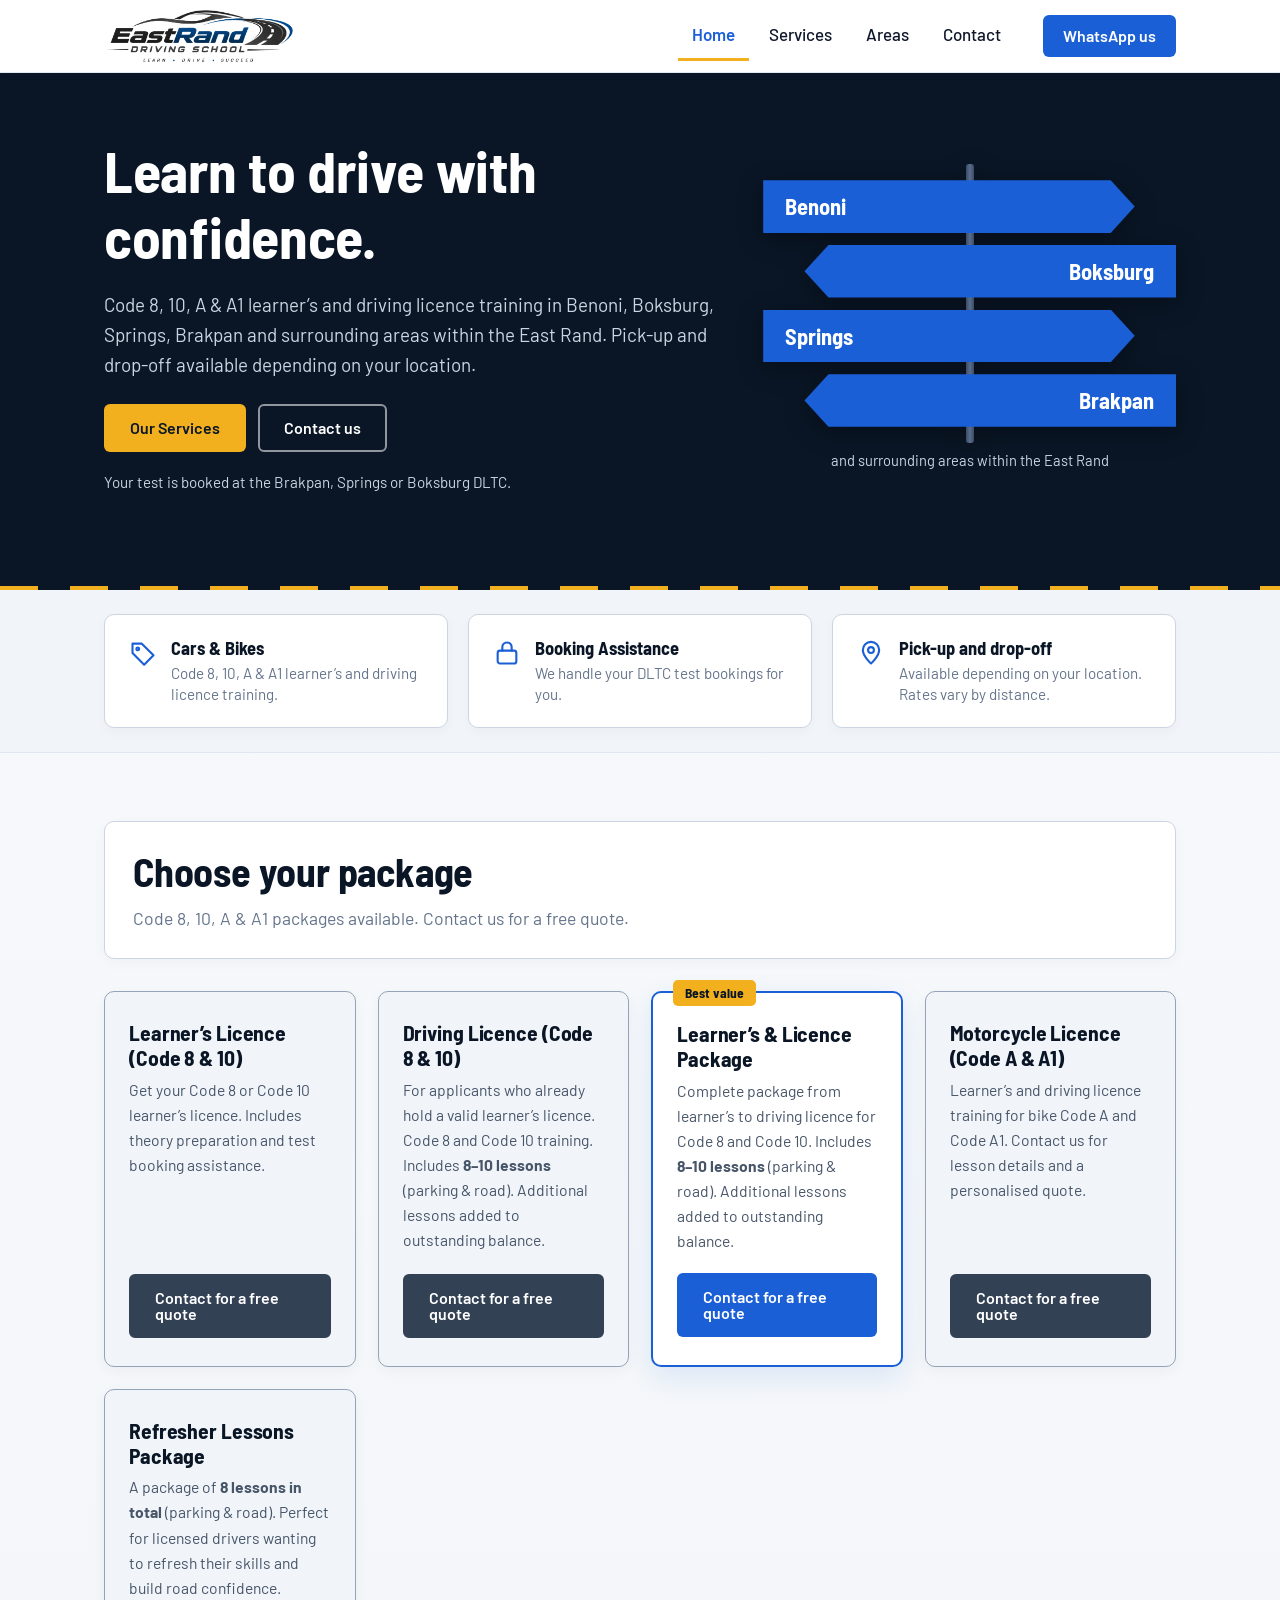
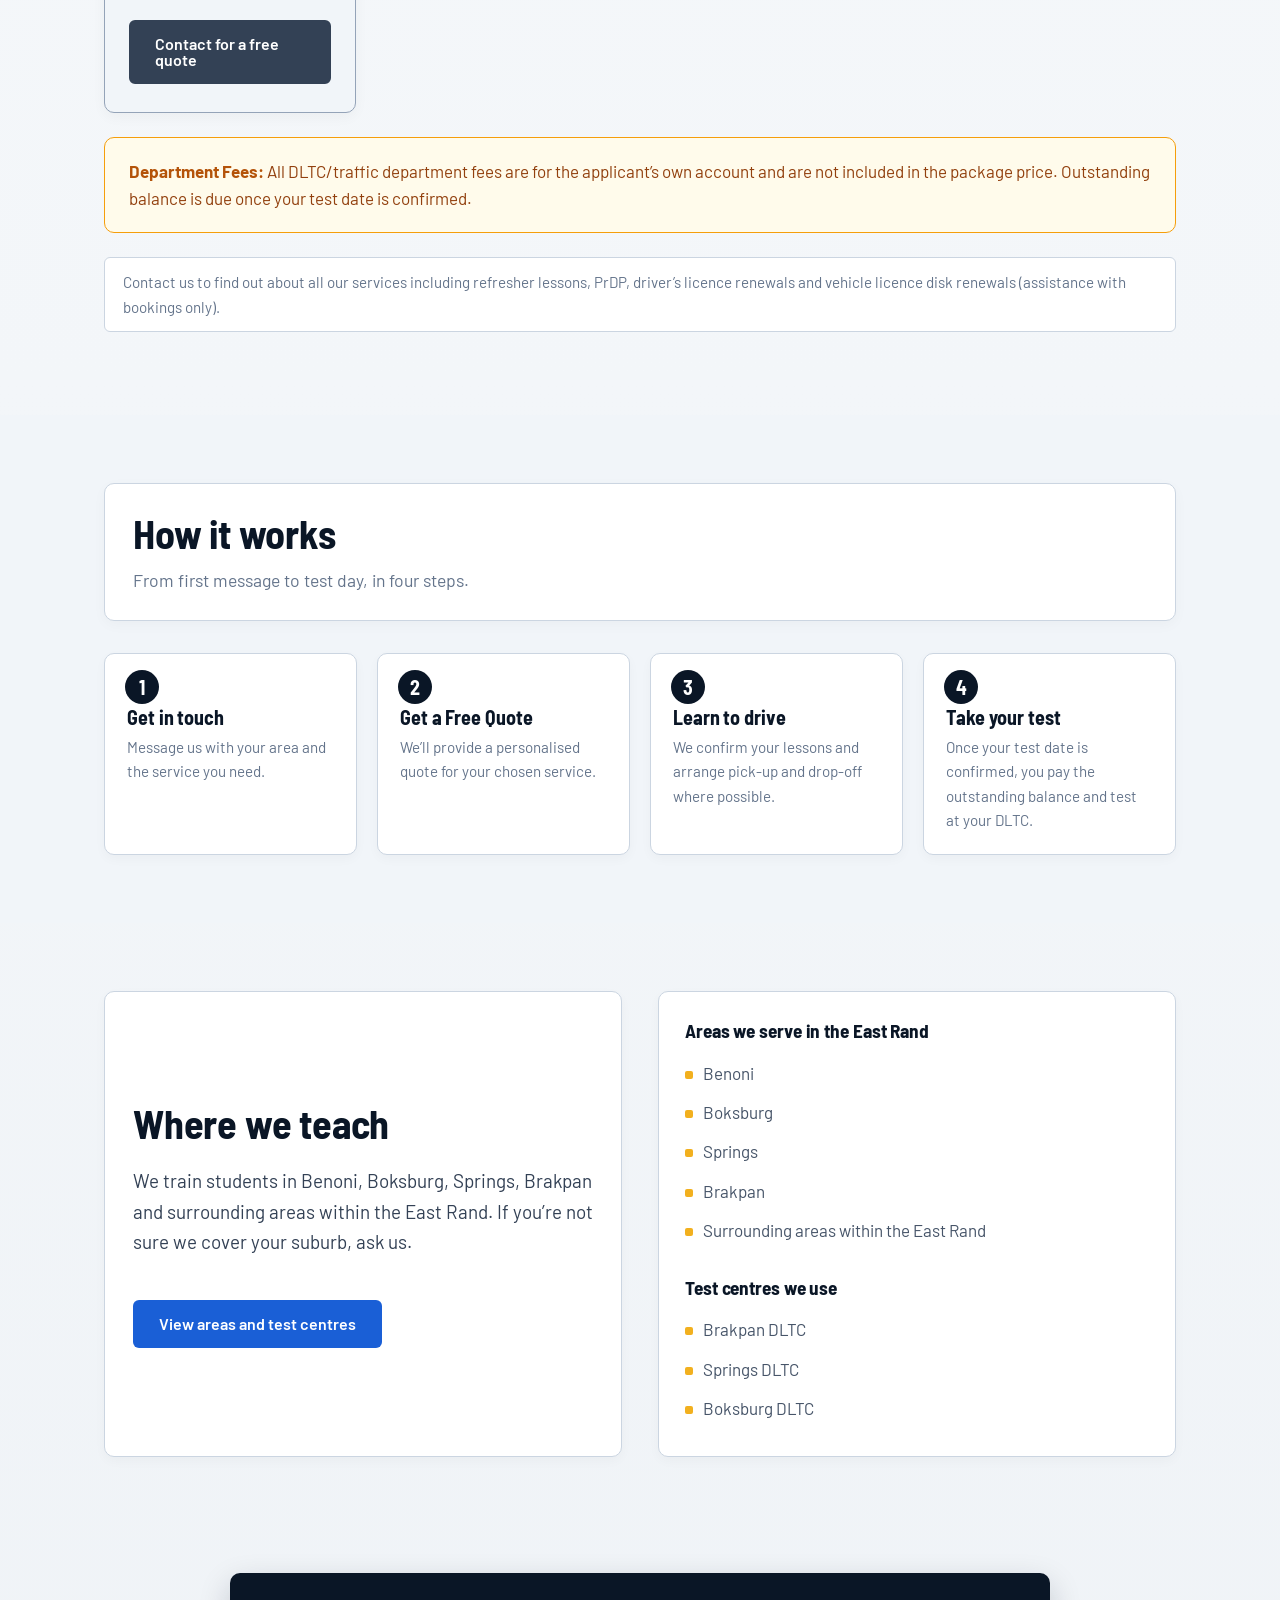
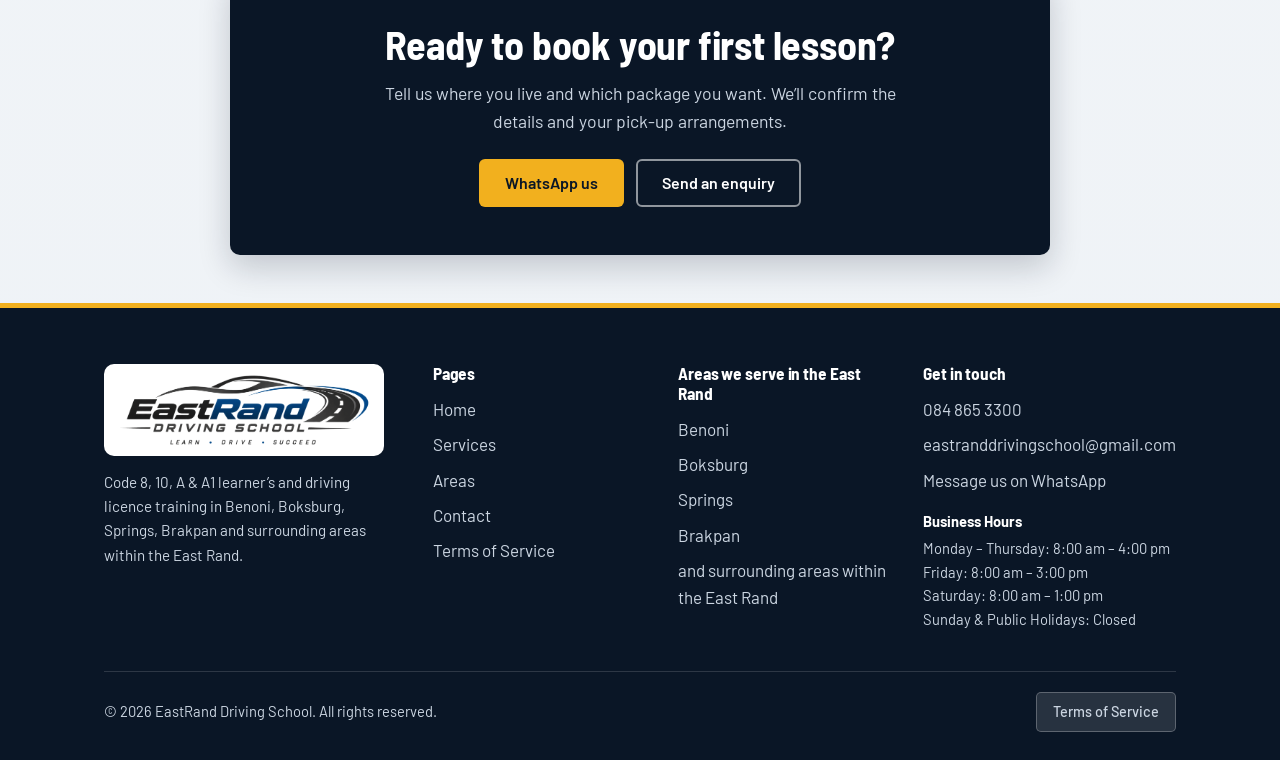
<file: index.html>
<!DOCTYPE html>
<html lang="en-ZA">
<head>
<meta charset="utf-8">
<meta name="viewport" content="width=device-width, initial-scale=1">
<title>EastRand Driving School | Driving lessons in Benoni, Boksburg, Springs &amp; Brakpan</title>
<meta name="description" content="Code 8, 10, A &amp; A1 learner&rsquo;s and driving licence training in Benoni, Boksburg, Springs, Brakpan and surrounding areas within the East Rand. Refresher lessons, PrDP, driver's licence and vehicle licence disk renewals (assistance with bookings only).">
<meta name="theme-color" content="#0A1626">
<meta property="og:type" content="website">
<meta property="og:title" content="EastRand Driving School | Driving lessons in Benoni, Boksburg, Springs &amp; Brakpan">
<meta property="og:description" content="Code 8, 10, A &amp; A1 learner&rsquo;s and driving licence training in Benoni, Boksburg, Springs, Brakpan and surrounding areas within the East Rand. Refresher lessons, PrDP, driver's licence and vehicle licence disk renewals (assistance with bookings only).">
<meta property="og:image" content="assets/og-image.jpg">
<link rel="icon" href="assets/favicon.svg" type="image/svg+xml">
<link rel="apple-touch-icon" href="assets/apple-touch-icon.png">
<link rel="preconnect" href="https://fonts.googleapis.com">
<link rel="preconnect" href="https://fonts.gstatic.com" crossorigin>
<link href="https://fonts.googleapis.com/css2?family=Barlow:wght@400;500;600&amp;family=Barlow+Semi+Condensed:wght@600;700&amp;display=swap" rel="stylesheet">
<link rel="stylesheet" href="css/styles.css">
</head>
<body>

<a class="skip-link" href="#main">Skip to content</a>
<header class="site-header">
  <div class="container header-inner">
    <a class="brand" href="index.html" aria-label="EastRand Driving School, home"><img src="assets/logo-light.png" alt="EastRand Driving School" width="1400" height="397"></a>
    <button class="nav-toggle" type="button" aria-expanded="false" aria-controls="site-nav"><span class="sr-only">Menu</span><span class="bars" aria-hidden="true"></span></button>
    <nav id="site-nav" class="nav" aria-label="Main">
      <ul>
        <li><a href="index.html" aria-current="page">Home</a></li>
        <li><a href="services.html">Services</a></li>
        <li><a href="areas.html">Areas</a></li>
        <li><a href="contact.html">Contact</a></li>
      </ul>
      <a class="btn btn--blue" data-whatsapp href="contact.html">WhatsApp us</a>
    </nav>
  </div>
</header>
<main id="main">
<script type="application/ld+json">{"@context": "https://schema.org", "@type": "LocalBusiness", "name": "EastRand Driving School", "description": "Code 8, 10, A & A1 learner's and driving licence training in Benoni, Boksburg, Springs and Brakpan.", "areaServed": [{"@type": "City", "name": "Benoni"}, {"@type": "City", "name": "Boksburg"}, {"@type": "City", "name": "Springs"}, {"@type": "City", "name": "Brakpan"}], "address": {"@type": "PostalAddress", "addressCountry": "ZA", "addressRegion": "Gauteng"}}</script>
<section class="hero">
  <div class="container hero-grid">
    <div class="hero-card">
      <h1>Learn to drive with confidence.</h1>
      <p class="lead">Code 8, 10, A &amp; A1 learner&rsquo;s and driving licence training in Benoni, Boksburg, Springs, Brakpan and surrounding areas within the East Rand. Pick-up and drop-off available depending on your location.</p>
      <div class="btn-row">
        <a class="btn btn--yellow" href="services.html">Our Services</a>
        <a class="btn btn--outline-light" href="contact.html">Contact us</a>
      </div>
      <p class="hero-note">Your test is booked at the Brakpan, Springs or Boksburg DLTC.</p>
    </div>
    <div class="signpost-card">
      <nav class="signpost" aria-label="Areas we serve">
        <a class="sign" href="areas.html#benoni">Benoni</a>
        <a class="sign sign--left" href="areas.html#boksburg">Boksburg</a>
        <a class="sign" href="areas.html#springs">Springs</a>
        <a class="sign sign--left" href="areas.html#brakpan">Brakpan</a>
      </nav>
      <p class="signpost-caption">and surrounding areas within the East Rand</p>
    </div>
  </div>
</section>

<section class="strip" aria-label="Why choose us">
  <div class="container">
    <ul class="strip-grid">
      <li class="strip-item"><svg viewBox="0 0 24 24" fill="none" stroke="currentColor" stroke-width="1.8" stroke-linecap="round" stroke-linejoin="round" aria-hidden="true"><path d="M3 12V4h8l10 10-8 8L3 12z"/><circle cx="7.5" cy="8.5" r="1.2"/></svg><div><strong>Cars &amp; Bikes</strong><span>Code 8, 10, A &amp; A1 learner&rsquo;s and driving licence training.</span></div></li>
      <li class="strip-item"><svg viewBox="0 0 24 24" fill="none" stroke="currentColor" stroke-width="1.8" stroke-linecap="round" stroke-linejoin="round" aria-hidden="true"><rect x="4" y="10" width="16" height="11" rx="2"/><path d="M8 10V7a4 4 0 018 0v3"/></svg><div><strong>Booking Assistance</strong><span>We handle your DLTC test bookings for you.</span></div></li>
      <li class="strip-item"><svg viewBox="0 0 24 24" fill="none" stroke="currentColor" stroke-width="1.8" stroke-linecap="round" stroke-linejoin="round" aria-hidden="true"><path d="M12 21s7-6.2 7-11.5A7 7 0 005 9.5C5 14.8 12 21 12 21z"/><circle cx="12" cy="9.5" r="2.5"/></svg><div><strong>Pick-up and drop-off</strong><span>Available depending on your location. Rates vary by distance.</span></div></li>
    </ul>
  </div>
</section>

<section class="section" id="packages">
  <div class="container">
    <div class="section-head">
      <h2>Choose your package</h2>
      <p>Code 8, 10, A &amp; A1 packages available. Contact us for a free quote.</p>
    </div>
    <div class="plans">
      <!-- Learner's only -->
      <article class="plan">
        <h3>Learner&rsquo;s Licence (Code 8 &amp; 10)</h3>
        <p class="plan-desc">Get your Code 8 or Code 10 learner&rsquo;s licence. Includes theory preparation and test booking assistance.</p>
        <a class="btn btn--gray" href="contact.html" style="margin-top:auto">Contact for a free quote</a>
      </article>

      <!-- Licence only -->
      <article class="plan">
        <h3>Driving Licence (Code 8 &amp; 10)</h3>
        <p class="plan-desc">For applicants who already hold a valid learner&rsquo;s licence. Code 8 and Code 10 training. Includes <strong>8&ndash;10 lessons</strong> (parking &amp; road). Additional lessons added to outstanding balance.</p>
        <a class="btn btn--gray" href="contact.html" style="margin-top:auto">Contact for a free quote</a>
      </article>

      <!-- Combo package (Best value) -->
      <article class="plan plan--best">
        <span class="badge">Best value</span>
        <h3>Learner&rsquo;s &amp; Licence Package</h3>
        <p class="plan-desc">Complete package from learner&rsquo;s to driving licence for Code 8 and Code 10. Includes <strong>8&ndash;10 lessons</strong> (parking &amp; road). Additional lessons added to outstanding balance.</p>
        <a class="btn btn--blue" href="contact.html" style="margin-top:auto">Contact for a free quote</a>
      </article>

      <!-- Motorcycle -->
      <article class="plan">
        <h3>Motorcycle Licence (Code A &amp; A1)</h3>
        <p class="plan-desc">Learner&rsquo;s and driving licence training for bike Code A and Code A1. Contact us for lesson details and a personalised quote.</p>
        <a class="btn btn--gray" href="contact.html" style="margin-top:auto">Contact for a free quote</a>
      </article>

      <!-- Refresher lessons -->
      <article class="plan">
        <h3>Refresher Lessons Package</h3>
        <p class="plan-desc">A package of <strong>8 lessons in total</strong> (parking &amp; road). Perfect for licensed drivers wanting to refresh their skills and build road confidence.</p>
        <a class="btn btn--gray" href="contact.html" style="margin-top:auto">Contact for a free quote</a>
      </article>
    </div>

    <div class="notice-box">
      <p><strong>Department Fees:</strong> All DLTC/traffic department fees are for the applicant&rsquo;s own account and are not included in the package price. Outstanding balance is due once your test date is confirmed.</p>
    </div>
    <p class="fine">Contact us to find out about all our services including refresher lessons, PrDP, driver&rsquo;s licence renewals and vehicle licence disk renewals (assistance with bookings only).</p>
  </div>
</section>

<section class="section section--paper" id="how-it-works">
  <div class="container">
    <div class="section-head">
      <h2>How it works</h2>
      <p>From first message to test day, in four steps.</p>
    </div>
    <ol class="steps">
      <li><h3>Get in touch</h3><p>Message us with your area and the service you need.</p></li>
      <li><h3>Get a Free Quote</h3><p>We&rsquo;ll provide a personalised quote for your chosen service.</p></li>
      <li><h3>Learn to drive</h3><p>We confirm your lessons and arrange pick-up and drop-off where possible.</p></li>
      <li><h3>Take your test</h3><p>Once your test date is confirmed, you pay the outstanding balance and test at your DLTC.</p></li>
    </ol>
  </div>
</section>

<section class="section" id="areas">
  <div class="container split">
    <div class="text-block">
      <h2>Where we teach</h2>
      <p class="lead">We train students in Benoni, Boksburg, Springs, Brakpan and surrounding areas within the East Rand. If you&rsquo;re not sure we cover your suburb, ask us.</p>
      <div class="btn-row"><a class="btn btn--blue" href="areas.html">View areas and test centres</a></div>
    </div>
    <div class="panel">
      <h3>Areas we serve in the East Rand</h3>
      <ul class="tick-list"><li>Benoni</li><li>Boksburg</li><li>Springs</li><li>Brakpan</li><li>Surrounding areas within the East Rand</li></ul>
      <h3>Test centres we use</h3>
      <ul class="tick-list"><li>Brakpan DLTC</li><li>Springs DLTC</li><li>Boksburg DLTC</li></ul>
    </div>
  </div>
</section>
<section class="cta-band">
  <div class="container">
    <div class="cta-card">
      <h2>Ready to book your first lesson?</h2>
      <p>Tell us where you live and which package you want. We&rsquo;ll confirm the details and your pick-up arrangements.</p>
      <div class="btn-row">
        <a class="btn btn--yellow" data-whatsapp href="contact.html">WhatsApp us</a>
        <a class="btn btn--outline-light" href="contact.html">Send an enquiry</a>
      </div>
    </div>
  </div>
</section>
</main>
<footer class="site-footer">
  <div class="container">
    <div class="footer-grid">
      <div>
        <a class="footer-logo" href="index.html" aria-label="EastRand Driving School, home"><img src="assets/logo-light.png" alt="EastRand Driving School" width="1400" height="397" loading="lazy"></a>
        <p class="footer-about">Code 8, 10, A &amp; A1 learner&rsquo;s and driving licence training in Benoni, Boksburg, Springs, Brakpan and surrounding areas within the East Rand.</p>
      </div>
      <div>
        <h3>Pages</h3>
        <ul>
          <li><a href="index.html">Home</a></li>
          <li><a href="services.html">Services</a></li>
          <li><a href="areas.html">Areas</a></li>
          <li><a href="contact.html">Contact</a></li>
          <li><a href="tos.html">Terms of Service</a></li>
        </ul>
      </div>
      <div>
        <h3>Areas we serve in the East Rand</h3>
        <ul>
          <li><a href="areas.html#benoni">Benoni</a></li>
          <li><a href="areas.html#boksburg">Boksburg</a></li>
          <li><a href="areas.html#springs">Springs</a></li>
          <li><a href="areas.html#brakpan">Brakpan</a></li>
          <li>and surrounding areas within the East Rand</li>
        </ul>
      </div>
      <div>
        <h3>Get in touch</h3>
        <ul>
          <li><a data-phone href="contact.html"><span data-phone-text>Call us</span></a></li>
          <li><a data-email href="contact.html"><span data-email-text>Email us</span></a></li>
          <li><a data-whatsapp href="contact.html">Message us on WhatsApp</a></li>
        </ul>
        <div style="margin-top:16px;font-size:.92rem;color:var(--on-dark);">
          <strong style="color:#fff;display:block;margin-bottom:4px;">Business Hours</strong>
          Monday &ndash; Thursday: 8:00 am &ndash; 4:00 pm<br>
          Friday: 8:00 am &ndash; 3:00 pm<br>
          Saturday: 8:00 am &ndash; 1:00 pm<br>
          Sunday &amp; Public Holidays: Closed
        </div>
      </div>
    </div>
    <div class="footer-bottom">
      <span>&copy; 2026 EastRand Driving School. All rights reserved.</span>
      <a class="btn-tos" href="tos.html">Terms of Service</a>
    </div>
  </div>
</footer>
<script src="js/config.js"></script>
<script src="js/main.js"></script>
</body>
</html>
</file>
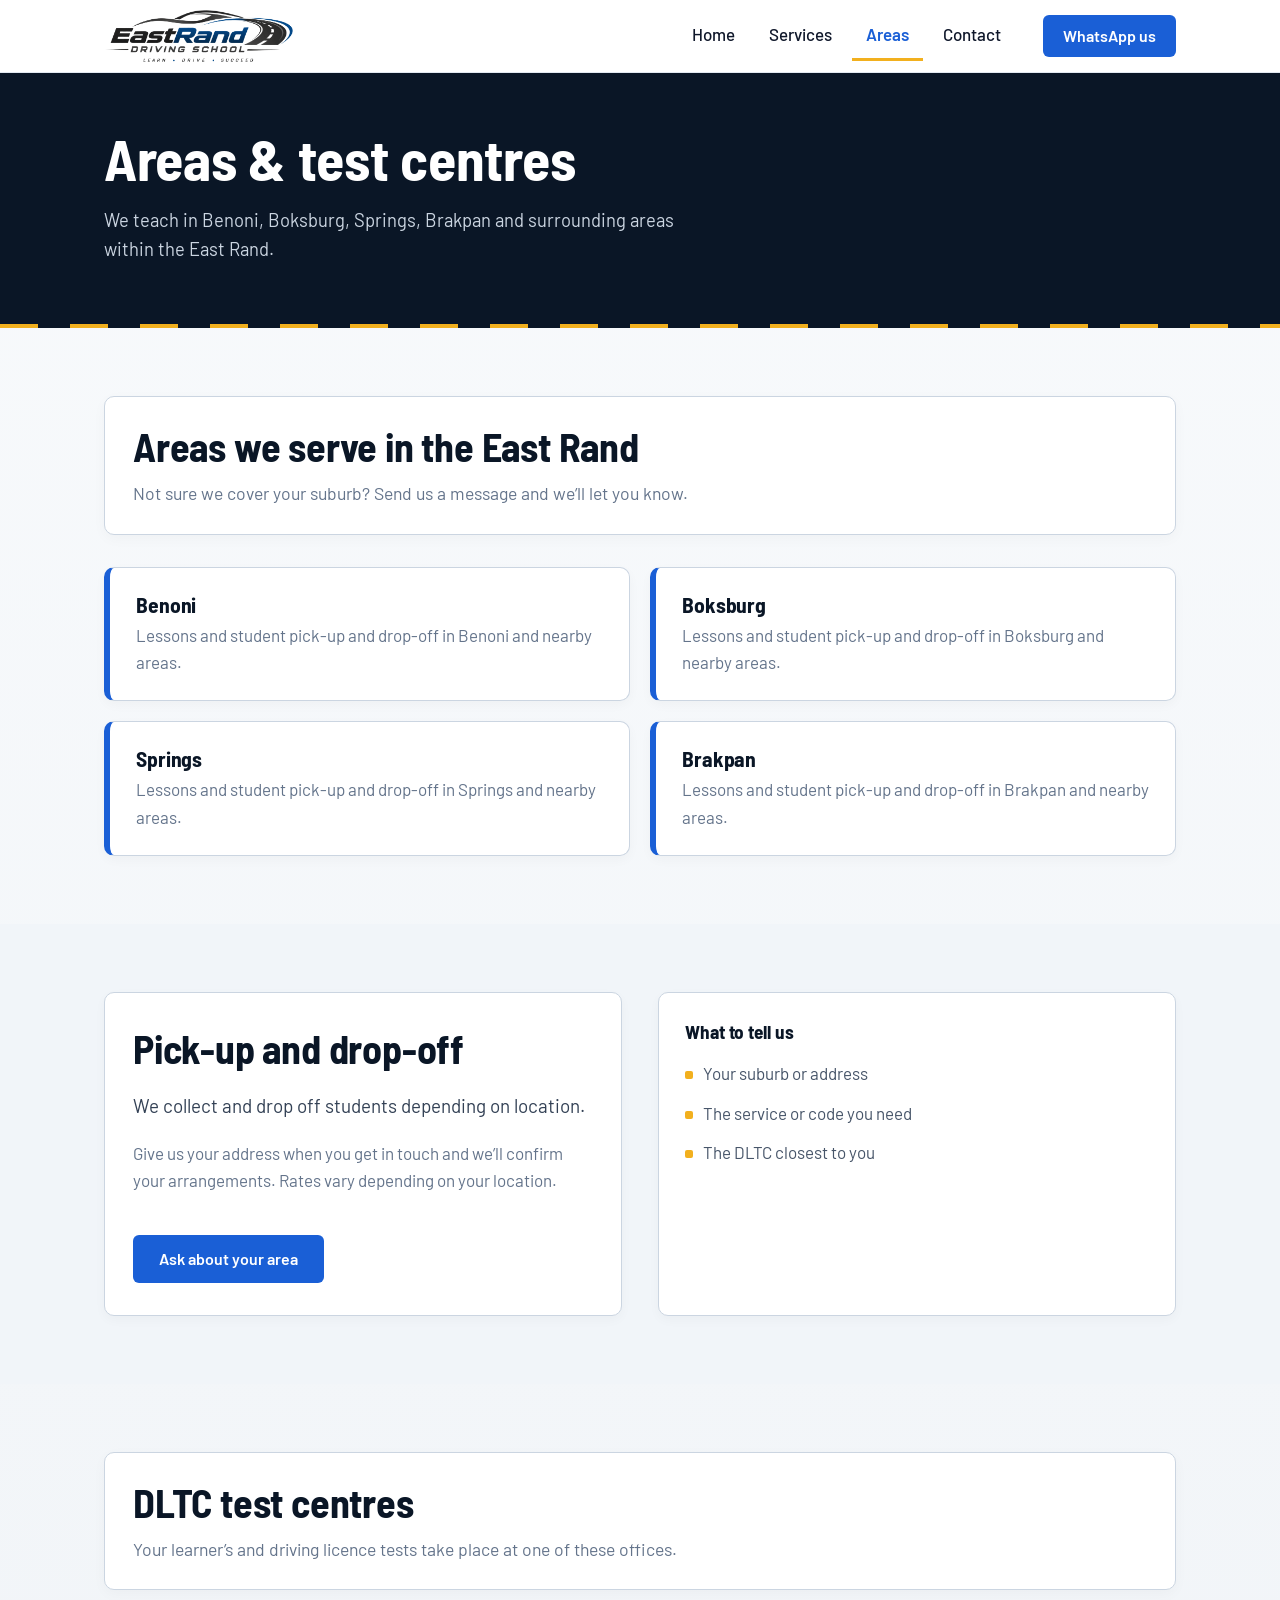
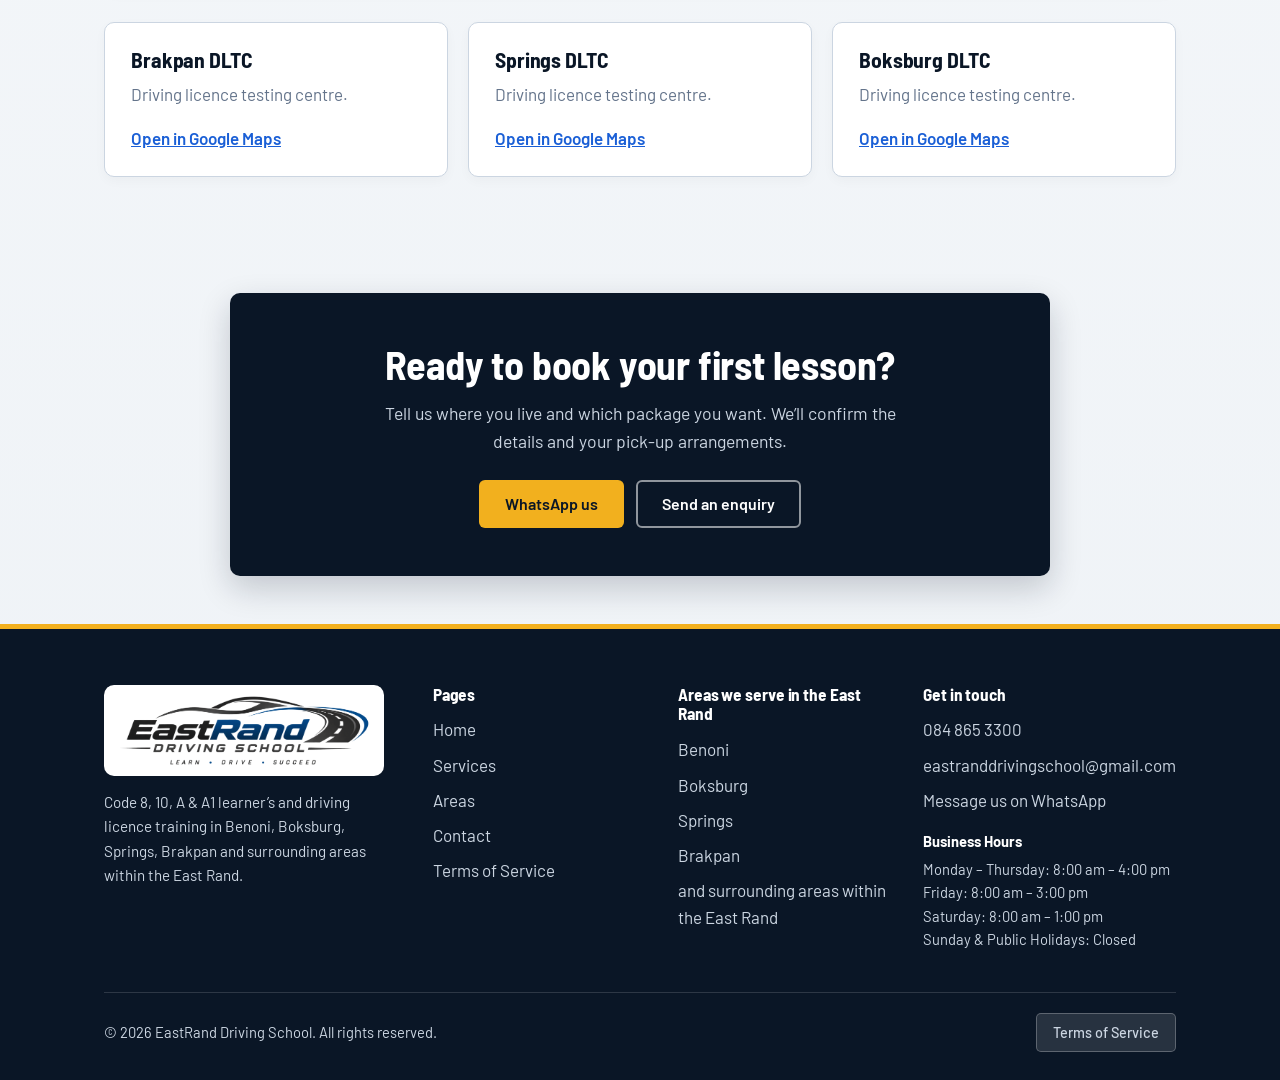
<file: areas.html>
<!DOCTYPE html>
<html lang="en-ZA">
<head>
<meta charset="utf-8">
<meta name="viewport" content="width=device-width, initial-scale=1">
<title>Areas &amp; test centres | EastRand Driving School</title>
<meta name="description" content="We teach in Benoni, Boksburg, Springs, Brakpan and surrounding areas within the East Rand, and use the Brakpan, Springs and Boksburg DLTC offices.">
<meta name="theme-color" content="#0A1626">
<meta property="og:type" content="website">
<meta property="og:title" content="Areas &amp; test centres | EastRand Driving School">
<meta property="og:description" content="We teach in Benoni, Boksburg, Springs, Brakpan and surrounding areas within the East Rand, and use the Brakpan, Springs and Boksburg DLTC offices.">
<meta property="og:image" content="assets/og-image.jpg">
<link rel="icon" href="assets/favicon.svg" type="image/svg+xml">
<link rel="apple-touch-icon" href="assets/apple-touch-icon.png">
<link rel="preconnect" href="https://fonts.googleapis.com">
<link rel="preconnect" href="https://fonts.gstatic.com" crossorigin>
<link href="https://fonts.googleapis.com/css2?family=Barlow:wght@400;500;600&amp;family=Barlow+Semi+Condensed:wght@600;700&amp;display=swap" rel="stylesheet">
<link rel="stylesheet" href="css/styles.css">
</head>
<body>

<a class="skip-link" href="#main">Skip to content</a>
<header class="site-header">
  <div class="container header-inner">
    <a class="brand" href="index.html" aria-label="EastRand Driving School, home"><img src="assets/logo-light.png" alt="EastRand Driving School" width="1400" height="397"></a>
    <button class="nav-toggle" type="button" aria-expanded="false" aria-controls="site-nav"><span class="sr-only">Menu</span><span class="bars" aria-hidden="true"></span></button>
    <nav id="site-nav" class="nav" aria-label="Main">
      <ul>
        <li><a href="index.html">Home</a></li>
        <li><a href="services.html">Services</a></li>
        <li><a href="areas.html" aria-current="page">Areas</a></li>
        <li><a href="contact.html">Contact</a></li>
      </ul>
      <a class="btn btn--blue" data-whatsapp href="contact.html">WhatsApp us</a>
    </nav>
  </div>
</header>
<main id="main">
<section class="page-hero">
  <div class="container">
    <div class="page-hero-card">
      <h1>Areas &amp; test centres</h1>
      <p>We teach in Benoni, Boksburg, Springs, Brakpan and surrounding areas within the East Rand.</p>
    </div>
  </div>
</section>

<section class="section">
  <div class="container">
    <div class="section-head"><h2>Areas we serve in the East Rand</h2><p>Not sure we cover your suburb? Send us a message and we&rsquo;ll let you know.</p></div>
    <div class="town-grid">
      <article class="town" id="benoni"><h3>Benoni</h3><p>Lessons and student pick-up and drop-off in Benoni and nearby areas.</p></article>
      <article class="town" id="boksburg"><h3>Boksburg</h3><p>Lessons and student pick-up and drop-off in Boksburg and nearby areas.</p></article>
      <article class="town" id="springs"><h3>Springs</h3><p>Lessons and student pick-up and drop-off in Springs and nearby areas.</p></article>
      <article class="town" id="brakpan"><h3>Brakpan</h3><p>Lessons and student pick-up and drop-off in Brakpan and nearby areas.</p></article>
    </div>
  </div>
</section>

<section class="section section--paper">
  <div class="container split">
    <div class="text-block">
      <h2>Pick-up and drop-off</h2>
      <p class="lead">We collect and drop off students depending on location.</p>
      <p class="muted">Give us your address when you get in touch and we&rsquo;ll confirm your arrangements. Rates vary depending on your location.</p>
      <div class="btn-row"><a class="btn btn--blue" href="contact.html">Ask about your area</a></div>
    </div>
    <div class="panel">
      <h3>What to tell us</h3>
      <ul class="tick-list"><li>Your suburb or address</li><li>The service or code you need</li><li>The DLTC closest to you</li></ul>
    </div>
  </div>
</section>

<section class="section">
  <div class="container">
    <div class="section-head"><h2>DLTC test centres</h2><p>Your learner&rsquo;s and driving licence tests take place at one of these offices.</p></div>
    <div class="dltc-grid">
      <article class="dltc"><h3>Brakpan DLTC</h3><p class="muted">Driving licence testing centre.</p><a href="https://www.google.com/maps/search/?api=1&amp;query=Brakpan+DLTC" target="_blank" rel="noopener">Open in Google Maps<span class="sr-only"> (opens in a new tab)</span></a></article>
      <article class="dltc"><h3>Springs DLTC</h3><p class="muted">Driving licence testing centre.</p><a href="https://www.google.com/maps/search/?api=1&amp;query=Springs+DLTC" target="_blank" rel="noopener">Open in Google Maps<span class="sr-only"> (opens in a new tab)</span></a></article>
      <article class="dltc"><h3>Boksburg DLTC</h3><p class="muted">Driving licence testing centre.</p><a href="https://www.google.com/maps/search/?api=1&amp;query=Boksburg+DLTC" target="_blank" rel="noopener">Open in Google Maps<span class="sr-only"> (opens in a new tab)</span></a></article>
    </div>
  </div>
</section>
<section class="cta-band">
  <div class="container">
    <div class="cta-card">
      <h2>Ready to book your first lesson?</h2>
      <p>Tell us where you live and which package you want. We&rsquo;ll confirm the details and your pick-up arrangements.</p>
      <div class="btn-row">
        <a class="btn btn--yellow" data-whatsapp href="contact.html">WhatsApp us</a>
        <a class="btn btn--outline-light" href="contact.html">Send an enquiry</a>
      </div>
    </div>
  </div>
</section>
</main>
<footer class="site-footer">
  <div class="container">
    <div class="footer-grid">
      <div>
        <a class="footer-logo" href="index.html" aria-label="EastRand Driving School, home"><img src="assets/logo-light.png" alt="EastRand Driving School" width="1400" height="397" loading="lazy"></a>
        <p class="footer-about">Code 8, 10, A &amp; A1 learner&rsquo;s and driving licence training in Benoni, Boksburg, Springs, Brakpan and surrounding areas within the East Rand.</p>
      </div>
      <div>
        <h3>Pages</h3>
        <ul>
          <li><a href="index.html">Home</a></li>
          <li><a href="services.html">Services</a></li>
          <li><a href="areas.html">Areas</a></li>
          <li><a href="contact.html">Contact</a></li>
          <li><a href="tos.html">Terms of Service</a></li>
        </ul>
      </div>
      <div>
        <h3>Areas we serve in the East Rand</h3>
        <ul>
          <li><a href="areas.html#benoni">Benoni</a></li>
          <li><a href="areas.html#boksburg">Boksburg</a></li>
          <li><a href="areas.html#springs">Springs</a></li>
          <li><a href="areas.html#brakpan">Brakpan</a></li>
          <li>and surrounding areas within the East Rand</li>
        </ul>
      </div>
      <div>
        <h3>Get in touch</h3>
        <ul>
          <li><a data-phone href="contact.html"><span data-phone-text>Call us</span></a></li>
          <li><a data-email href="contact.html"><span data-email-text>Email us</span></a></li>
          <li><a data-whatsapp href="contact.html">Message us on WhatsApp</a></li>
        </ul>
        <div style="margin-top:16px;font-size:.92rem;color:var(--on-dark);">
          <strong style="color:#fff;display:block;margin-bottom:4px;">Business Hours</strong>
          Monday &ndash; Thursday: 8:00 am &ndash; 4:00 pm<br>
          Friday: 8:00 am &ndash; 3:00 pm<br>
          Saturday: 8:00 am &ndash; 1:00 pm<br>
          Sunday &amp; Public Holidays: Closed
        </div>
      </div>
    </div>
    <div class="footer-bottom">
      <span>&copy; 2026 EastRand Driving School. All rights reserved.</span>
      <a class="btn-tos" href="tos.html">Terms of Service</a>
    </div>
  </div>
</footer>
<script src="js/config.js"></script>
<script src="js/main.js"></script>
</body>
</html>
</file>
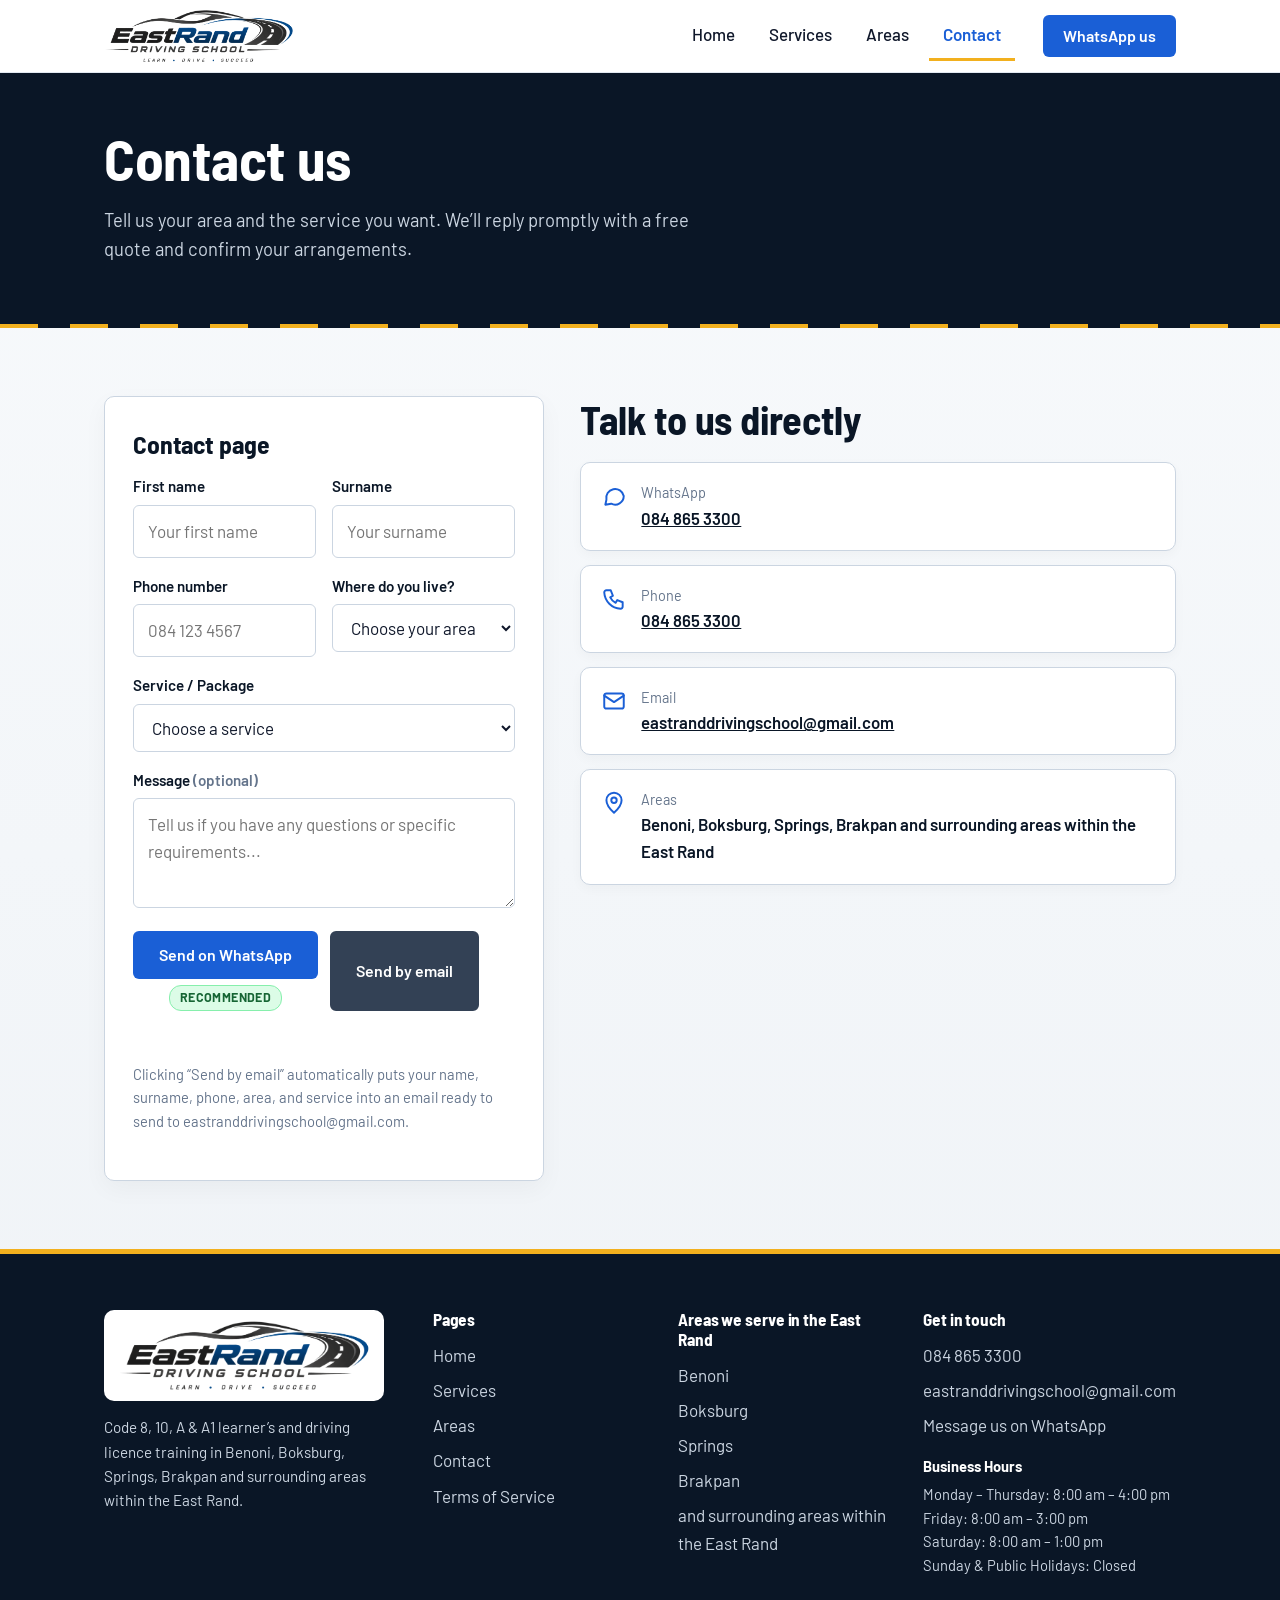
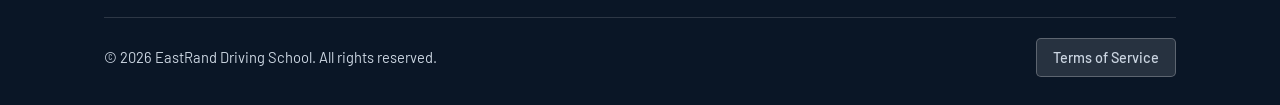
<file: contact.html>
<!DOCTYPE html>
<html lang="en-ZA">
<head>
<meta charset="utf-8">
<meta name="viewport" content="width=device-width, initial-scale=1">
<title>Contact | EastRand Driving School</title>
<meta name="description" content="Contact EastRand Driving School to book driving lessons in Benoni, Boksburg, Springs or Brakpan.">
<meta name="theme-color" content="#0A1626">
<meta property="og:type" content="website">
<meta property="og:title" content="Contact | EastRand Driving School">
<meta property="og:description" content="Contact EastRand Driving School to book driving lessons in Benoni, Boksburg, Springs or Brakpan.">
<meta property="og:image" content="assets/og-image.jpg">
<link rel="icon" href="assets/favicon.svg" type="image/svg+xml">
<link rel="apple-touch-icon" href="assets/apple-touch-icon.png">
<link rel="preconnect" href="https://fonts.googleapis.com">
<link rel="preconnect" href="https://fonts.gstatic.com" crossorigin>
<link href="https://fonts.googleapis.com/css2?family=Barlow:wght@400;500;600&amp;family=Barlow+Semi+Condensed:wght@600;700&amp;display=swap" rel="stylesheet">
<link rel="stylesheet" href="css/styles.css">
</head>
<body>

<a class="skip-link" href="#main">Skip to content</a>
<header class="site-header">
  <div class="container header-inner">
    <a class="brand" href="index.html" aria-label="EastRand Driving School, home"><img src="assets/logo-light.png" alt="EastRand Driving School" width="1400" height="397"></a>
    <button class="nav-toggle" type="button" aria-expanded="false" aria-controls="site-nav"><span class="sr-only">Menu</span><span class="bars" aria-hidden="true"></span></button>
    <nav id="site-nav" class="nav" aria-label="Main">
      <ul>
        <li><a href="index.html">Home</a></li>
        <li><a href="services.html">Services</a></li>
        <li><a href="areas.html">Areas</a></li>
        <li><a href="contact.html" aria-current="page">Contact</a></li>
      </ul>
      <a class="btn btn--blue" data-whatsapp href="contact.html">WhatsApp us</a>
    </nav>
  </div>
</header>
<main id="main">
<section class="page-hero">
  <div class="container">
    <div class="page-hero-card">
      <h1>Contact us</h1>
      <p>Tell us your area and the service you want. We&rsquo;ll reply promptly with a free quote and confirm your arrangements.</p>
    </div>
  </div>
</section>

<section class="section">
  <div class="container contact-layout">
    <div>
      <h2>Talk to us directly</h2>
      <ul class="info-list">
        <li><svg viewBox="0 0 24 24" fill="none" stroke="currentColor" stroke-width="1.8" stroke-linecap="round" stroke-linejoin="round" aria-hidden="true"><path d="M21 12a8 8 0 01-11.6 7.1L4 20l1-4.6A8 8 0 1121 12z"/></svg><div><small>WhatsApp</small><a data-whatsapp href="#"><span data-phone-text>Message us</span></a></div></li>
        <li><svg viewBox="0 0 24 24" fill="none" stroke="currentColor" stroke-width="1.8" stroke-linecap="round" stroke-linejoin="round" aria-hidden="true"><path d="M5 4h4l2 5-2.5 1.5a11 11 0 005 5L15 13l5 2v4a2 2 0 01-2 2A16 16 0 013 6a2 2 0 012-2z"/></svg><div><small>Phone</small><a data-phone href="#"><span data-phone-text>Call us</span></a></div></li>
        <li><svg viewBox="0 0 24 24" fill="none" stroke="currentColor" stroke-width="1.8" stroke-linecap="round" stroke-linejoin="round" aria-hidden="true"><rect x="3" y="5" width="18" height="14" rx="2"/><path d="M3 7l9 6 9-6"/></svg><div><small>Email</small><a data-email href="#"><span data-email-text>eastranddrivingschool@gmail.com</span></a></div></li>
        <li><svg viewBox="0 0 24 24" fill="none" stroke="currentColor" stroke-width="1.8" stroke-linecap="round" stroke-linejoin="round" aria-hidden="true"><path d="M12 21s7-6.2 7-11.5A7 7 0 005 9.5C5 14.8 12 21 12 21z"/><circle cx="12" cy="9.5" r="2.5"/></svg><div><small>Areas</small><strong>Benoni, Boksburg, Springs, Brakpan and surrounding areas within the East Rand</strong></div></li>
      </ul>
    </div>

    <form class="form" id="enquiry">
      <h2>Contact page</h2>
      <div class="field-row">
        <div class="field"><label for="firstName">First name</label><input id="firstName" name="firstName" type="text" autocomplete="given-name" placeholder="Your first name" required></div>
        <div class="field"><label for="surname">Surname</label><input id="surname" name="surname" type="text" autocomplete="family-name" placeholder="Your surname" required></div>
      </div>
      <div class="field-row">
        <div class="field"><label for="phone">Phone number</label><input id="phone" name="phone" type="tel" autocomplete="tel" placeholder="084 123 4567" required></div>
        <div class="field"><label for="area">Where do you live?</label>
          <select id="area" name="area" required>
            <option value="" disabled selected>Choose your area</option>
            <option>Benoni</option><option>Boksburg</option><option>Springs</option><option>Brakpan</option><option>Another area in the East Rand</option>
          </select>
        </div>
      </div>
      <div class="field"><label for="package">Service / Package</label>
        <select id="package" name="package" required>
          <option value="" disabled selected>Choose a service</option>
          <option>Learner&rsquo;s Licence (Code 8 &amp; 10)</option>
          <option>Driving Licence (Code 8 &amp; 10)</option>
          <option>Learner&rsquo;s &amp; Licence Package</option>
          <option>Motorcycle Licence (Code A &amp; A1)</option>
          <option>Refresher Lessons Package</option>
          <option>Vehicle Licence Disk Renewal (Assistance with bookings only)</option>
          <option>Driver&rsquo;s Licence Renewal (Assistance with bookings only)</option>
          <option>PrDP</option>
          <option>Not sure yet</option>
        </select>
      </div>
      <div class="field"><label for="message">Message <span class="muted">(optional)</span></label><textarea id="message" name="message" placeholder="Tell us if you have any questions or specific requirements..."></textarea></div>
      <div class="btn-row" style="margin-top:8px">
        <div style="display:inline-flex;flex-direction:column;align-items:center;gap:6px">
          <button class="btn btn--blue" type="submit" data-channel="whatsapp">Send on WhatsApp</button>
          <span style="color:#166534;background:#DCFCE7;border:1px solid #86EFAC;padding:2px 10px;border-radius:12px;font-size:.78rem;font-weight:700;letter-spacing:.03em;text-transform:uppercase">Recommended</span>
        </div>
        <button class="btn btn--gray" type="submit" data-channel="email">Send by email</button>
      </div>
      <p class="form-status" id="form-status" role="status" aria-live="polite"></p>
      <p class="form-hint">Clicking &ldquo;Send by email&rdquo; automatically puts your name, surname, phone, area, and service into an email ready to send to eastranddrivingschool@gmail.com.</p>
    </form>
  </div>
</section>
</main>
<footer class="site-footer">
  <div class="container">
    <div class="footer-grid">
      <div>
        <a class="footer-logo" href="index.html" aria-label="EastRand Driving School, home"><img src="assets/logo-light.png" alt="EastRand Driving School" width="1400" height="397" loading="lazy"></a>
        <p class="footer-about">Code 8, 10, A &amp; A1 learner&rsquo;s and driving licence training in Benoni, Boksburg, Springs, Brakpan and surrounding areas within the East Rand.</p>
      </div>
      <div>
        <h3>Pages</h3>
        <ul>
          <li><a href="index.html">Home</a></li>
          <li><a href="services.html">Services</a></li>
          <li><a href="areas.html">Areas</a></li>
          <li><a href="contact.html">Contact</a></li>
          <li><a href="tos.html">Terms of Service</a></li>
        </ul>
      </div>
      <div>
        <h3>Areas we serve in the East Rand</h3>
        <ul>
          <li><a href="areas.html#benoni">Benoni</a></li>
          <li><a href="areas.html#boksburg">Boksburg</a></li>
          <li><a href="areas.html#springs">Springs</a></li>
          <li><a href="areas.html#brakpan">Brakpan</a></li>
          <li>and surrounding areas within the East Rand</li>
        </ul>
      </div>
      <div>
        <h3>Get in touch</h3>
        <ul>
          <li><a data-phone href="contact.html"><span data-phone-text>Call us</span></a></li>
          <li><a data-email href="contact.html"><span data-email-text>eastranddrivingschool@gmail.com</span></a></li>
          <li><a data-whatsapp href="contact.html">Message us on WhatsApp</a></li>
        </ul>
        <div style="margin-top:16px;font-size:.92rem;color:var(--on-dark);">
          <strong style="color:#fff;display:block;margin-bottom:4px;">Business Hours</strong>
          Monday &ndash; Thursday: 8:00 am &ndash; 4:00 pm<br>
          Friday: 8:00 am &ndash; 3:00 pm<br>
          Saturday: 8:00 am &ndash; 1:00 pm<br>
          Sunday &amp; Public Holidays: Closed
        </div>
      </div>
    </div>
    <div class="footer-bottom">
      <span>&copy; 2026 EastRand Driving School. All rights reserved.</span>
      <a class="btn-tos" href="tos.html">Terms of Service</a>
    </div>
  </div>
</footer>
<script src="js/config.js"></script>
<script src="js/main.js"></script>
</body>
</html>
</file>
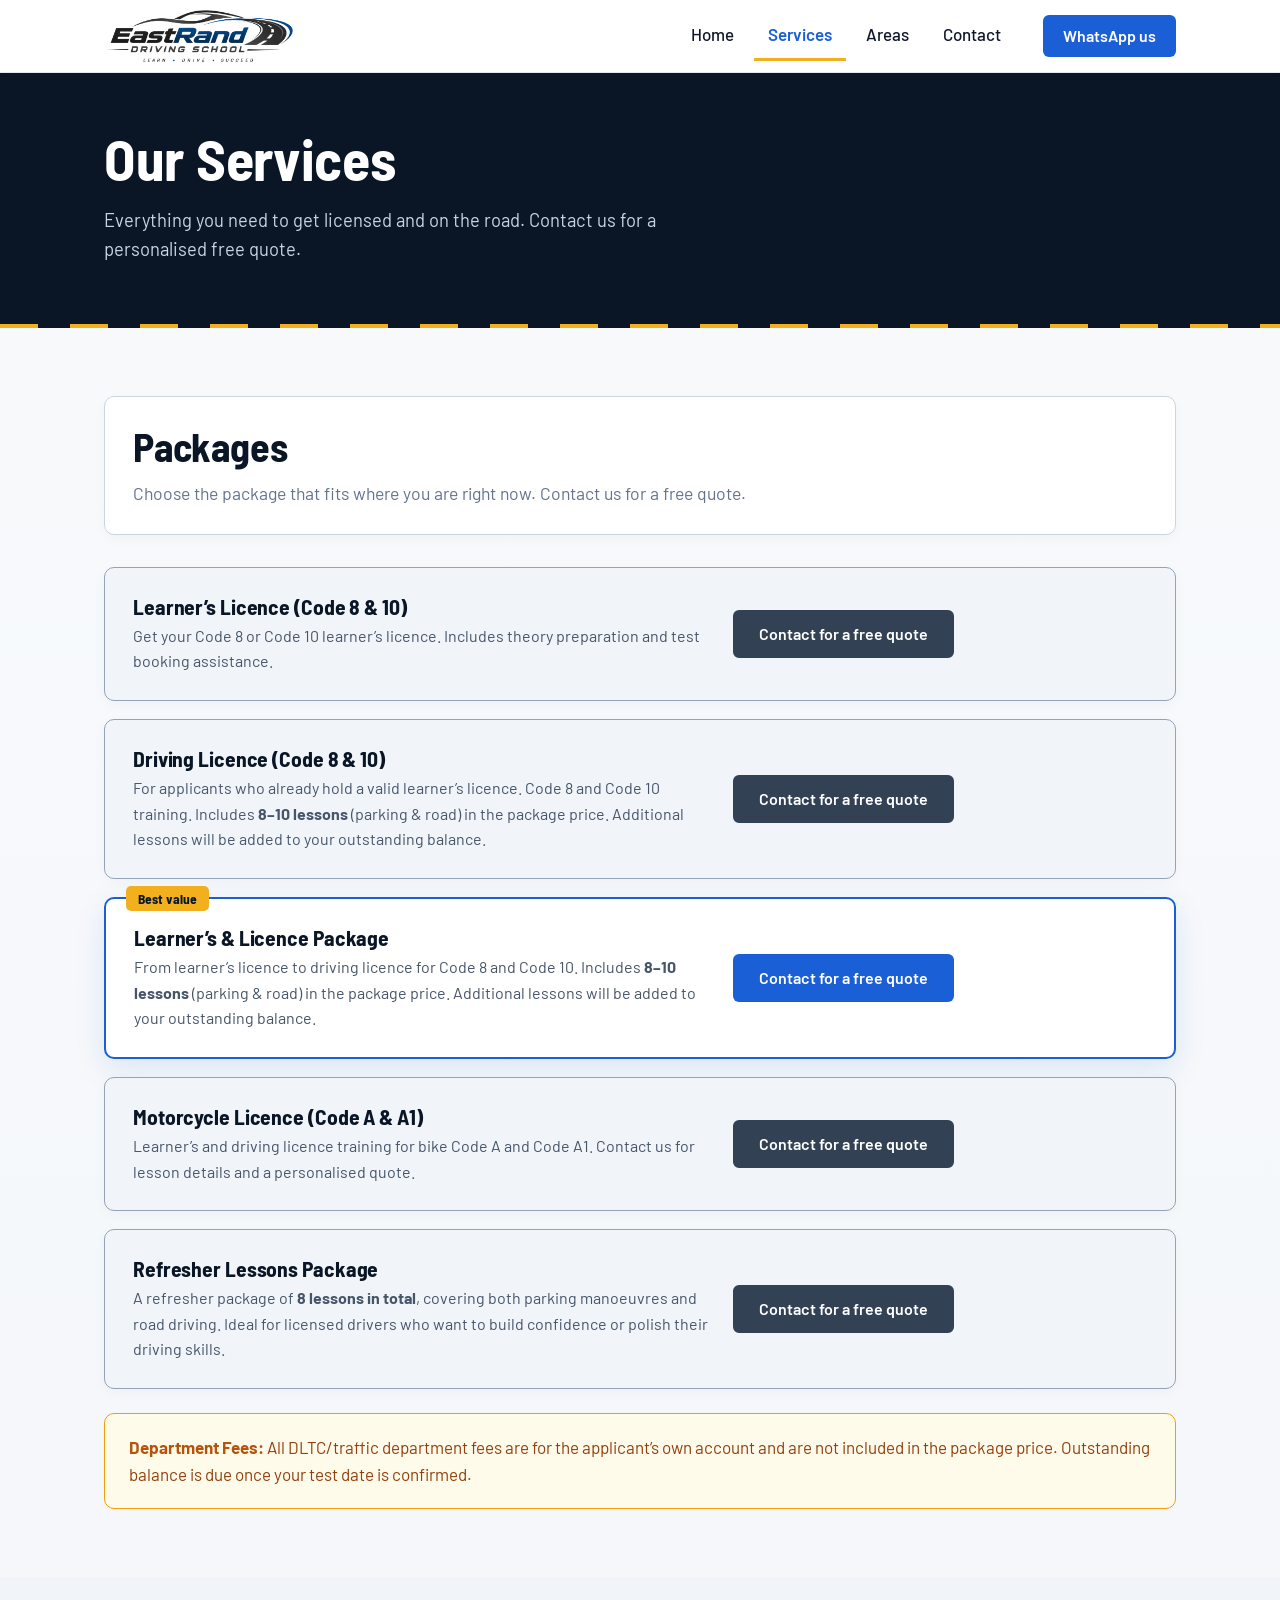
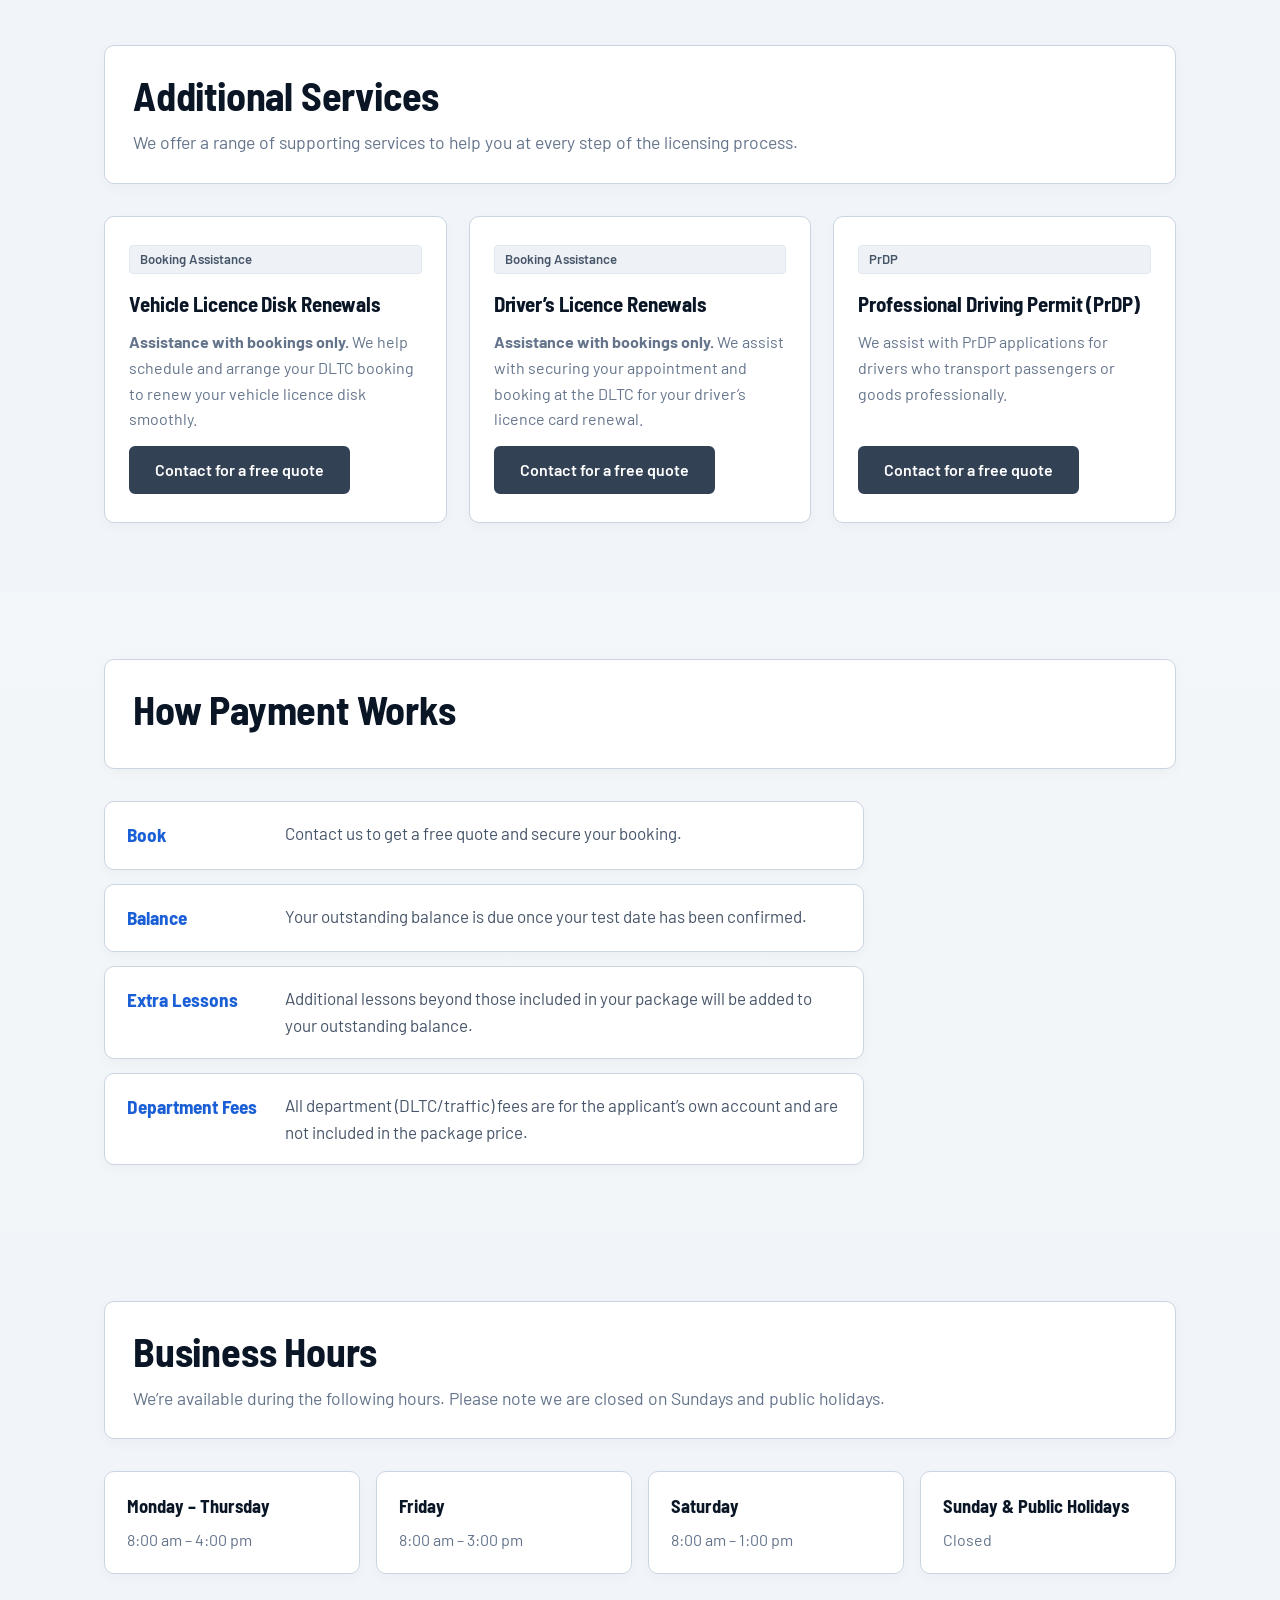
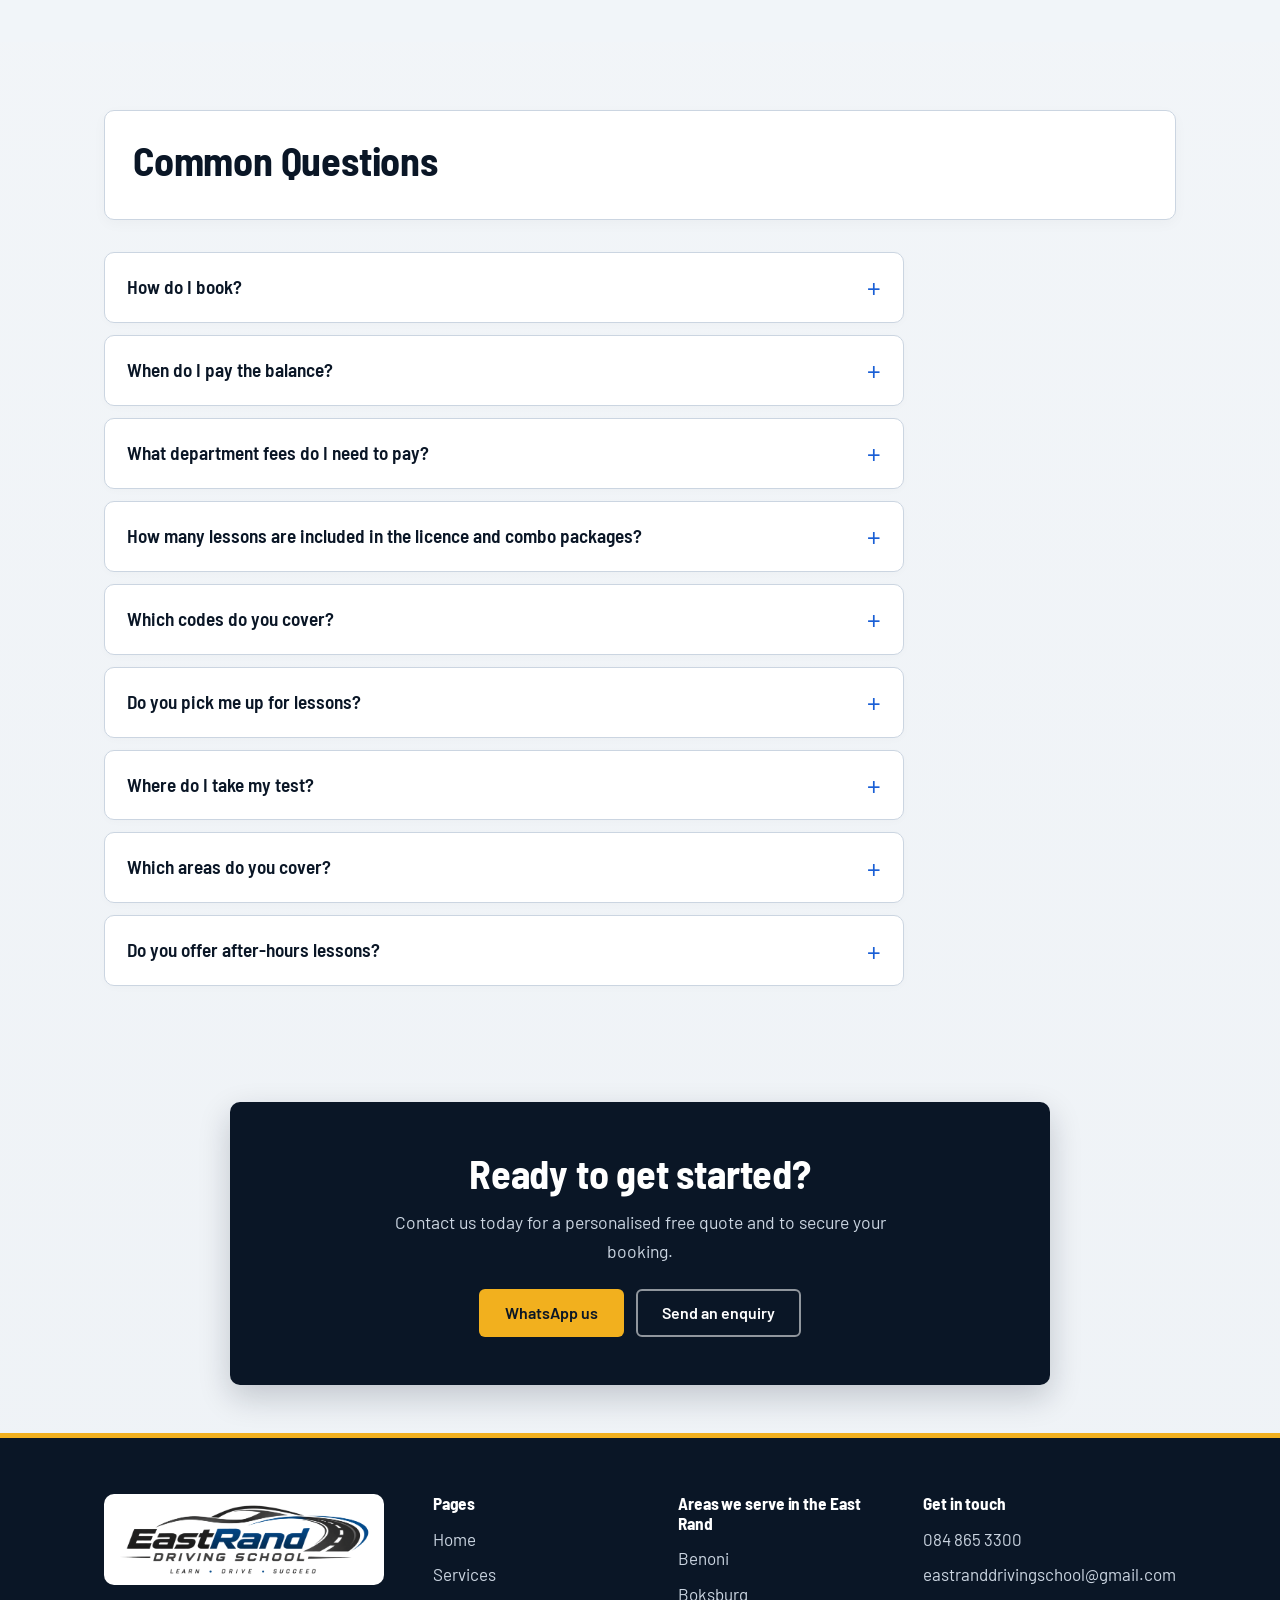
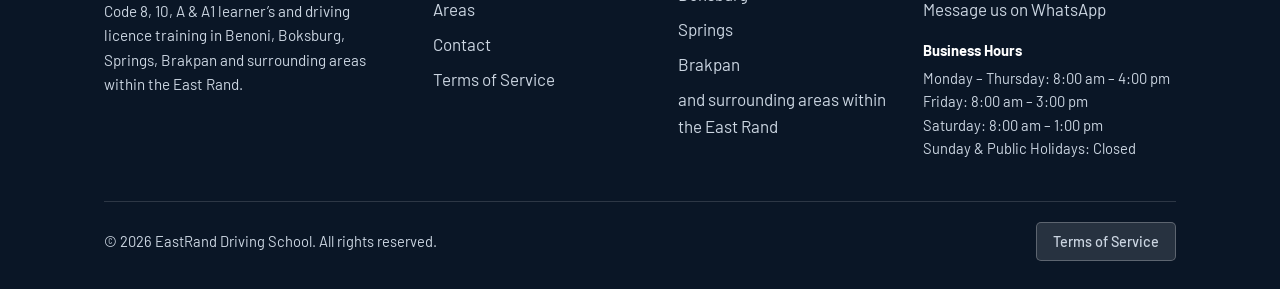
<file: services.html>
<!DOCTYPE html>
<html lang="en-ZA">
<head>
<meta charset="utf-8">
<meta name="viewport" content="width=device-width, initial-scale=1">
<title>Services | EastRand Driving School</title>
<meta name="description" content="EastRand Driving School services: Code 8, 10, A &amp; A1 learner's licence, driving licence, refresher lessons, PrDP, driver's licence and vehicle licence disk renewals (assistance with bookings only).">
<meta name="theme-color" content="#0A1626">
<meta property="og:type" content="website">
<meta property="og:title" content="Services | EastRand Driving School">
<meta property="og:description" content="EastRand Driving School services: Code 8, 10, A &amp; A1 learner's licence, driving licence, refresher lessons, PrDP, driver's licence and vehicle licence disk renewals (assistance with bookings only).">
<meta property="og:image" content="assets/og-image.jpg">
<link rel="icon" href="assets/favicon.svg" type="image/svg+xml">
<link rel="apple-touch-icon" href="assets/apple-touch-icon.png">
<link rel="preconnect" href="https://fonts.googleapis.com">
<link rel="preconnect" href="https://fonts.gstatic.com" crossorigin>
<link href="https://fonts.googleapis.com/css2?family=Barlow:wght@400;500;600&amp;family=Barlow+Semi+Condensed:wght@600;700&amp;display=swap" rel="stylesheet">
<link rel="stylesheet" href="css/styles.css">
</head>
<body>

<a class="skip-link" href="#main">Skip to content</a>
<header class="site-header">
  <div class="container header-inner">
    <a class="brand" href="index.html" aria-label="EastRand Driving School, home"><img src="assets/logo-light.png" alt="EastRand Driving School" width="1400" height="397"></a>
    <button class="nav-toggle" type="button" aria-expanded="false" aria-controls="site-nav"><span class="sr-only">Menu</span><span class="bars" aria-hidden="true"></span></button>
    <nav id="site-nav" class="nav" aria-label="Main">
      <ul>
        <li><a href="index.html">Home</a></li>
        <li><a href="services.html" aria-current="page">Services</a></li>
        <li><a href="areas.html">Areas</a></li>
        <li><a href="contact.html">Contact</a></li>
      </ul>
      <a class="btn btn--blue" data-whatsapp href="contact.html">WhatsApp us</a>
    </nav>
  </div>
</header>
<main id="main">
<section class="page-hero">
  <div class="container">
    <div class="page-hero-card">
      <h1>Our Services</h1>
      <p>Everything you need to get licensed and on the road. Contact us for a personalised free quote.</p>
    </div>
  </div>
</section>

<!-- PACKAGES -->
<section class="section">
  <div class="container">
    <div class="section-head">
      <h2>Packages</h2>
      <p>Choose the package that fits where you are right now. Contact us for a free quote.</p>
    </div>
    <div class="plan-rows">

      <!-- Learner's only -->
      <article class="plan-row">
        <div>
          <h3>Learner&rsquo;s Licence (Code 8 &amp; 10)</h3>
          <p>Get your Code 8 or Code 10 learner&rsquo;s licence. Includes theory preparation and test booking assistance.</p>
        </div>
        <div style="display:flex;align-items:center;">
          <a class="btn btn--gray" href="contact.html">Contact for a free quote</a>
        </div>
      </article>

      <!-- Licence only -->
      <article class="plan-row">
        <div>
          <h3>Driving Licence (Code 8 &amp; 10)</h3>
          <p>For applicants who already hold a valid learner&rsquo;s licence. Code 8 and Code 10 training. Includes <strong>8&ndash;10 lessons</strong> (parking &amp; road) in the package price. Additional lessons will be added to your outstanding balance.</p>
        </div>
        <div style="display:flex;align-items:center;">
          <a class="btn btn--gray" href="contact.html">Contact for a free quote</a>
        </div>
      </article>

      <!-- Combo package (Best Value) -->
      <article class="plan-row plan-row--best"><span class="badge">Best value</span>
        <div>
          <h3>Learner&rsquo;s &amp; Licence Package</h3>
          <p>From learner&rsquo;s licence to driving licence for Code 8 and Code 10. Includes <strong>8&ndash;10 lessons</strong> (parking &amp; road) in the package price. Additional lessons will be added to your outstanding balance.</p>
        </div>
        <div style="display:flex;align-items:center;">
          <a class="btn btn--blue" href="contact.html">Contact for a free quote</a>
        </div>
      </article>

      <!-- Motorcycle -->
      <article class="plan-row">
        <div>
          <h3>Motorcycle Licence (Code A &amp; A1)</h3>
          <p>Learner&rsquo;s and driving licence training for bike Code A and Code A1. Contact us for lesson details and a personalised quote.</p>
        </div>
        <div style="display:flex;align-items:center;">
          <a class="btn btn--gray" href="contact.html">Contact for a free quote</a>
        </div>
      </article>

      <!-- Refresher Lessons -->
      <article class="plan-row">
        <div>
          <h3>Refresher Lessons Package</h3>
          <p>A refresher package of <strong>8 lessons in total</strong>, covering both parking manoeuvres and road driving. Ideal for licensed drivers who want to build confidence or polish their driving skills.</p>
        </div>
        <div style="display:flex;align-items:center;">
          <a class="btn btn--gray" href="contact.html">Contact for a free quote</a>
        </div>
      </article>

    </div>
    <div class="notice-box">
      <p><strong>Department Fees:</strong> All DLTC/traffic department fees are for the applicant&rsquo;s own account and are not included in the package price. Outstanding balance is due once your test date is confirmed.</p>
    </div>
  </div>
</section>

<!-- ADDITIONAL SERVICES -->
<section class="section section--paper">
  <div class="container">
    <div class="section-head">
      <h2>Additional Services</h2>
      <p>We offer a range of supporting services to help you at every step of the licensing process.</p>
    </div>
    <div class="service-grid">

      <div class="service-card">
        <span class="tag">Booking Assistance</span>
        <h3>Vehicle Licence Disk Renewals</h3>
        <p><strong>Assistance with bookings only.</strong> We help schedule and arrange your DLTC booking to renew your vehicle licence disk smoothly.</p>
        <a class="btn btn--gray" href="contact.html">Contact for a free quote</a>
      </div>

      <div class="service-card">
        <span class="tag">Booking Assistance</span>
        <h3>Driver&rsquo;s Licence Renewals</h3>
        <p><strong>Assistance with bookings only.</strong> We assist with securing your appointment and booking at the DLTC for your driver&rsquo;s licence card renewal.</p>
        <a class="btn btn--gray" href="contact.html">Contact for a free quote</a>
      </div>

      <div class="service-card">
        <span class="tag">PrDP</span>
        <h3>Professional Driving Permit (PrDP)</h3>
        <p>We assist with PrDP applications for drivers who transport passengers or goods professionally.</p>
        <a class="btn btn--gray" href="contact.html">Contact for a free quote</a>
      </div>

    </div>
  </div>
</section>

<!-- HOW PAYMENT WORKS -->
<section class="section">
  <div class="container">
    <div class="section-head"><h2>How Payment Works</h2></div>
    <ul class="pay-list">
      <li><strong>Book</strong><span>Contact us to get a free quote and secure your booking.</span></li>
      <li><strong>Balance</strong><span>Your outstanding balance is due once your test date has been confirmed.</span></li>
      <li><strong>Extra Lessons</strong><span>Additional lessons beyond those included in your package will be added to your outstanding balance.</span></li>
      <li><strong>Department Fees</strong><span>All department (DLTC/traffic) fees are for the applicant&rsquo;s own account and are not included in the package price.</span></li>
    </ul>
  </div>
</section>

<!-- BUSINESS HOURS -->
<section class="section section--paper">
  <div class="container">
    <div class="section-head">
      <h2>Business Hours</h2>
      <p>We&rsquo;re available during the following hours. Please note we are closed on Sundays and public holidays.</p>
    </div>
    <div class="hours-grid">
      <div class="hours-card">
        <strong>Monday &ndash; Thursday</strong>
        <span>8:00 am &ndash; 4:00 pm</span>
      </div>
      <div class="hours-card">
        <strong>Friday</strong>
        <span>8:00 am &ndash; 3:00 pm</span>
      </div>
      <div class="hours-card">
        <strong>Saturday</strong>
        <span>8:00 am &ndash; 1:00 pm</span>
      </div>
      <div class="hours-card">
        <strong>Sunday &amp; Public Holidays</strong>
        <span>Closed</span>
      </div>
    </div>
  </div>
</section>

<!-- FAQ -->
<section class="section">
  <div class="container">
    <div class="section-head"><h2>Common Questions</h2></div>
    <div class="faq">
      <details><summary>How do I book?</summary><p>Send us a message on WhatsApp or use the form on our contact page. Tell us your area and the service you need and we&rsquo;ll provide a free quote and confirm the details.</p></details>
      <details><summary>When do I pay the balance?</summary><p>Your outstanding balance is due once your test date has been confirmed.</p></details>
      <details><summary>What department fees do I need to pay?</summary><p>All DLTC and traffic department fees are payable by the applicant and are not included in our package prices. We will advise you of the applicable fees when we confirm your booking.</p></details>
      <details><summary>How many lessons are included in the licence and combo packages?</summary><p>The Driving Licence package and the Learner&rsquo;s &amp; Licence Package both include 8&ndash;10 lessons covering parking manoeuvres and road driving. Any additional lessons required will be added to your outstanding balance.</p></details>
      <details><summary>Which codes do you cover?</summary><p>We train for Code 8 and Code 10 (cars and heavy vehicles) as well as bike Code A and Code A1 learner&rsquo;s and driving licences.</p></details>
      <details><summary>Do you pick me up for lessons?</summary><p>Yes, we offer student pick-up and drop-off depending on your location. Tell us where you live and we&rsquo;ll confirm.</p></details>
      <details><summary>Where do I take my test?</summary><p>We work with the Brakpan, Springs and Boksburg DLTC offices.</p></details>
      <details><summary>Which areas do you cover?</summary><p>Benoni, Boksburg, Springs, Brakpan and surrounding areas within the East Rand. If you&rsquo;re unsure, get in touch and ask.</p></details>
      <details><summary>Do you offer after-hours lessons?</summary><p>Yes, times after hours can be arranged. Contact us to discuss availability.</p></details>
    </div>
  </div>
</section>

<section class="cta-band">
  <div class="container">
    <div class="cta-card">
      <h2>Ready to get started?</h2>
      <p>Contact us today for a personalised free quote and to secure your booking.</p>
      <div class="btn-row">
        <a class="btn btn--yellow" data-whatsapp href="contact.html">WhatsApp us</a>
        <a class="btn btn--outline-light" href="contact.html">Send an enquiry</a>
      </div>
    </div>
  </div>
</section>
</main>
<footer class="site-footer">
  <div class="container">
    <div class="footer-grid">
      <div>
        <a class="footer-logo" href="index.html" aria-label="EastRand Driving School, home"><img src="assets/logo-light.png" alt="EastRand Driving School" width="1400" height="397" loading="lazy"></a>
        <p class="footer-about">Code 8, 10, A &amp; A1 learner&rsquo;s and driving licence training in Benoni, Boksburg, Springs, Brakpan and surrounding areas within the East Rand.</p>
      </div>
      <div>
        <h3>Pages</h3>
        <ul>
          <li><a href="index.html">Home</a></li>
          <li><a href="services.html">Services</a></li>
          <li><a href="areas.html">Areas</a></li>
          <li><a href="contact.html">Contact</a></li>
          <li><a href="tos.html">Terms of Service</a></li>
        </ul>
      </div>
      <div>
        <h3>Areas we serve in the East Rand</h3>
        <ul>
          <li><a href="areas.html#benoni">Benoni</a></li>
          <li><a href="areas.html#boksburg">Boksburg</a></li>
          <li><a href="areas.html#springs">Springs</a></li>
          <li><a href="areas.html#brakpan">Brakpan</a></li>
          <li>and surrounding areas within the East Rand</li>
        </ul>
      </div>
      <div>
        <h3>Get in touch</h3>
        <ul>
          <li><a data-phone href="contact.html"><span data-phone-text>Call us</span></a></li>
          <li><a data-email href="contact.html"><span data-email-text>Email us</span></a></li>
          <li><a data-whatsapp href="contact.html">Message us on WhatsApp</a></li>
        </ul>
        <div style="margin-top:16px;font-size:.92rem;color:var(--on-dark);">
          <strong style="color:#fff;display:block;margin-bottom:4px;">Business Hours</strong>
          Monday &ndash; Thursday: 8:00 am &ndash; 4:00 pm<br>
          Friday: 8:00 am &ndash; 3:00 pm<br>
          Saturday: 8:00 am &ndash; 1:00 pm<br>
          Sunday &amp; Public Holidays: Closed
        </div>
      </div>
    </div>
    <div class="footer-bottom">
      <span>&copy; 2026 EastRand Driving School. All rights reserved.</span>
      <a class="btn-tos" href="tos.html">Terms of Service</a>
    </div>
  </div>
</footer>
<script src="js/config.js"></script>
<script src="js/main.js"></script>
</body>
</html>
</file>
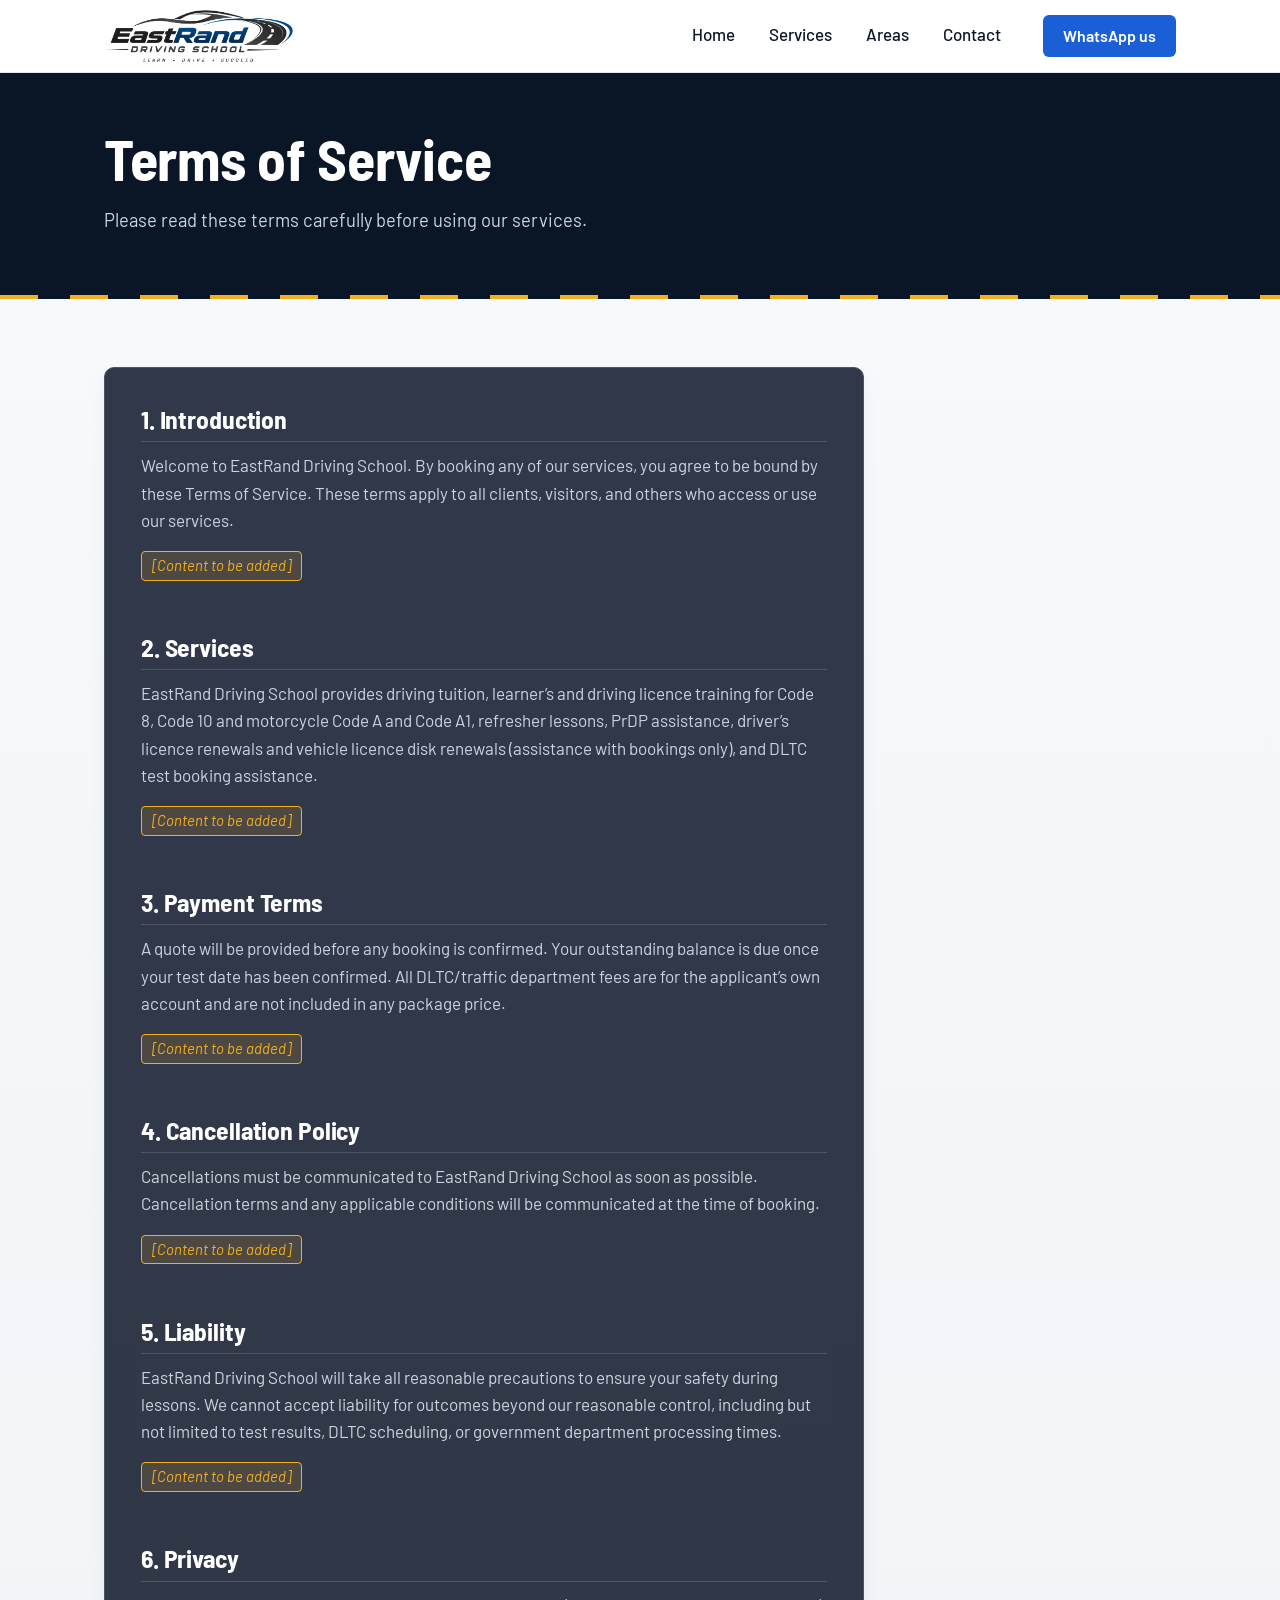
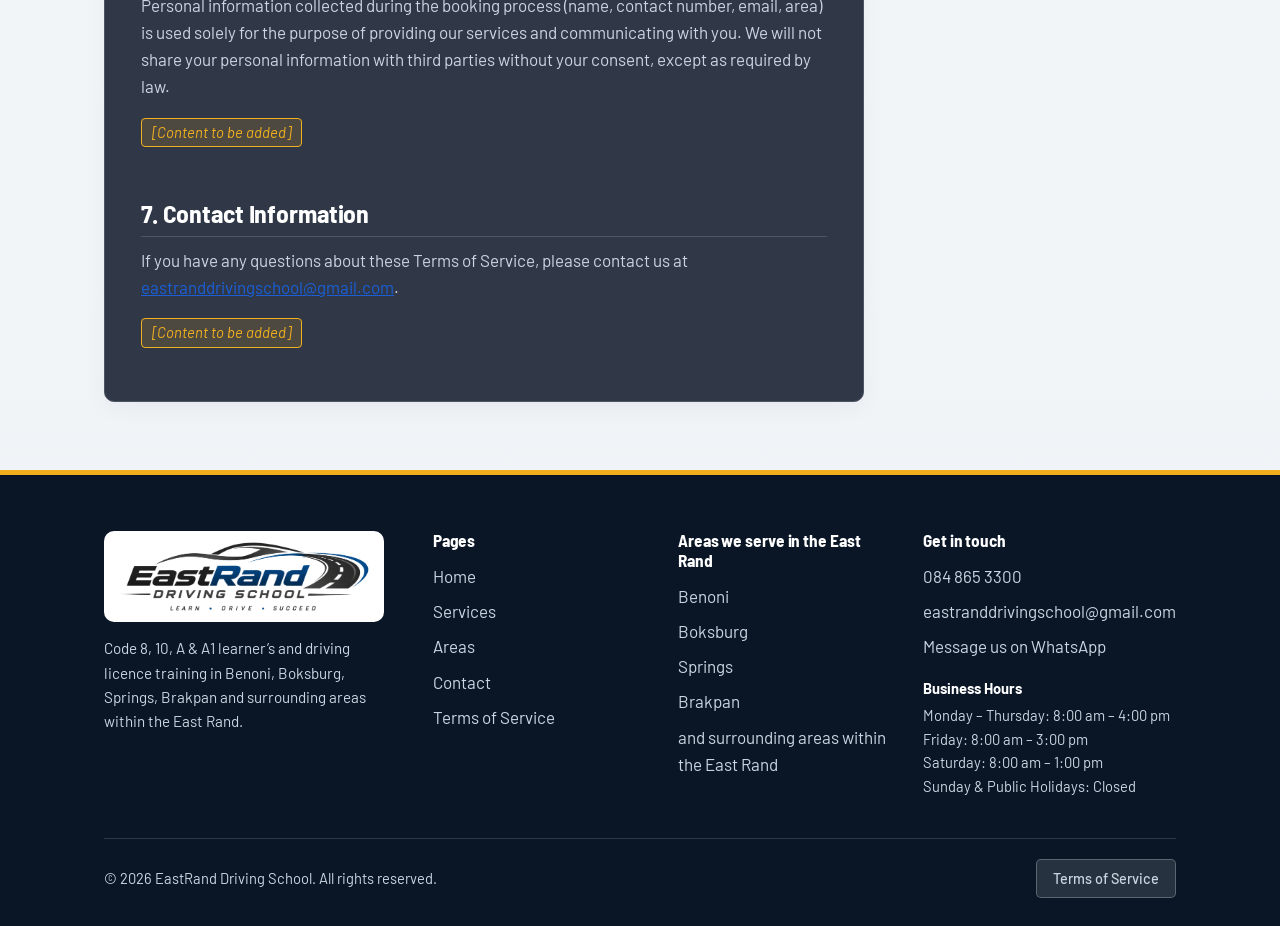
<file: tos.html>
<!DOCTYPE html>
<html lang="en-ZA">
<head>
<meta charset="utf-8">
<meta name="viewport" content="width=device-width, initial-scale=1">
<title>Terms of Service | EastRand Driving School</title>
<meta name="description" content="Terms of Service for EastRand Driving School.">
<meta name="theme-color" content="#0A1626">
<meta property="og:type" content="website">
<meta property="og:title" content="Terms of Service | EastRand Driving School">
<meta property="og:description" content="Terms of Service for EastRand Driving School.">
<meta property="og:image" content="assets/og-image.jpg">
<link rel="icon" href="assets/favicon.svg" type="image/svg+xml">
<link rel="apple-touch-icon" href="assets/apple-touch-icon.png">
<link rel="preconnect" href="https://fonts.googleapis.com">
<link rel="preconnect" href="https://fonts.gstatic.com" crossorigin>
<link href="https://fonts.googleapis.com/css2?family=Barlow:wght@400;500;600&amp;family=Barlow+Semi+Condensed:wght@600;700&amp;display=swap" rel="stylesheet">
<link rel="stylesheet" href="css/styles.css">
<style>
  .tos-content{max-width:760px;background:rgba(15,23,42,0.85);backdrop-filter:blur(10px);border:1px solid #4B5563;border-radius:var(--radius);padding:36px}
  .tos-content h2{font-size:1.6rem;margin-top:2em;margin-bottom:.4em;border-bottom:1px solid rgba(255,255,255,0.15);padding-bottom:.3em;color:#FFFFFF}
  .tos-content h2:first-child{margin-top:0}
  .tos-content p{color:var(--on-dark)}
  .tos-placeholder{display:inline-block;background:rgba(242,176,30,0.15);border:1px solid #F2B01E;border-radius:4px;padding:2px 10px;font-size:.93rem;color:#F2B01E;font-style:italic}
</style>
</head>
<body>

<a class="skip-link" href="#main">Skip to content</a>
<header class="site-header">
  <div class="container header-inner">
    <a class="brand" href="index.html" aria-label="EastRand Driving School, home"><img src="assets/logo-light.png" alt="EastRand Driving School" width="1400" height="397"></a>
    <button class="nav-toggle" type="button" aria-expanded="false" aria-controls="site-nav"><span class="sr-only">Menu</span><span class="bars" aria-hidden="true"></span></button>
    <nav id="site-nav" class="nav" aria-label="Main">
      <ul>
        <li><a href="index.html">Home</a></li>
        <li><a href="services.html">Services</a></li>
        <li><a href="areas.html">Areas</a></li>
        <li><a href="contact.html">Contact</a></li>
      </ul>
      <a class="btn btn--blue" data-whatsapp href="contact.html">WhatsApp us</a>
    </nav>
  </div>
</header>
<main id="main">
<section class="page-hero">
  <div class="container">
    <div class="page-hero-card">
      <h1>Terms of Service</h1>
      <p>Please read these terms carefully before using our services.</p>
    </div>
  </div>
</section>

<section class="section">
  <div class="container">
    <div class="tos-content">

      <h2>1. Introduction</h2>
      <p>Welcome to EastRand Driving School. By booking any of our services, you agree to be bound by these Terms of Service. These terms apply to all clients, visitors, and others who access or use our services.</p>
      <p><span class="tos-placeholder">[Content to be added]</span></p>

      <h2>2. Services</h2>
      <p>EastRand Driving School provides driving tuition, learner&rsquo;s and driving licence training for Code 8, Code 10 and motorcycle Code A and Code A1, refresher lessons, PrDP assistance, driver&rsquo;s licence renewals and vehicle licence disk renewals (assistance with bookings only), and DLTC test booking assistance.</p>
      <p><span class="tos-placeholder">[Content to be added]</span></p>

      <h2>3. Payment Terms</h2>
      <p>A quote will be provided before any booking is confirmed. Your outstanding balance is due once your test date has been confirmed. All DLTC/traffic department fees are for the applicant&rsquo;s own account and are not included in any package price.</p>
      <p><span class="tos-placeholder">[Content to be added]</span></p>

      <h2>4. Cancellation Policy</h2>
      <p>Cancellations must be communicated to EastRand Driving School as soon as possible. Cancellation terms and any applicable conditions will be communicated at the time of booking.</p>
      <p><span class="tos-placeholder">[Content to be added]</span></p>

      <h2>5. Liability</h2>
      <p>EastRand Driving School will take all reasonable precautions to ensure your safety during lessons. We cannot accept liability for outcomes beyond our reasonable control, including but not limited to test results, DLTC scheduling, or government department processing times.</p>
      <p><span class="tos-placeholder">[Content to be added]</span></p>

      <h2>6. Privacy</h2>
      <p>Personal information collected during the booking process (name, contact number, email, area) is used solely for the purpose of providing our services and communicating with you. We will not share your personal information with third parties without your consent, except as required by law.</p>
      <p><span class="tos-placeholder">[Content to be added]</span></p>

      <h2>7. Contact Information</h2>
      <p>If you have any questions about these Terms of Service, please contact us at <a href="mailto:eastranddrivingschool@gmail.com">eastranddrivingschool@gmail.com</a>.</p>
      <p><span class="tos-placeholder">[Content to be added]</span></p>

    </div>
  </div>
</section>
</main>
<footer class="site-footer">
  <div class="container">
    <div class="footer-grid">
      <div>
        <a class="footer-logo" href="index.html" aria-label="EastRand Driving School, home"><img src="assets/logo-light.png" alt="EastRand Driving School" width="1400" height="397" loading="lazy"></a>
        <p class="footer-about">Code 8, 10, A &amp; A1 learner&rsquo;s and driving licence training in Benoni, Boksburg, Springs, Brakpan and surrounding areas within the East Rand.</p>
      </div>
      <div>
        <h3>Pages</h3>
        <ul>
          <li><a href="index.html">Home</a></li>
          <li><a href="services.html">Services</a></li>
          <li><a href="areas.html">Areas</a></li>
          <li><a href="contact.html">Contact</a></li>
          <li><a href="tos.html">Terms of Service</a></li>
        </ul>
      </div>
      <div>
        <h3>Areas we serve in the East Rand</h3>
        <ul>
          <li><a href="areas.html#benoni">Benoni</a></li>
          <li><a href="areas.html#boksburg">Boksburg</a></li>
          <li><a href="areas.html#springs">Springs</a></li>
          <li><a href="areas.html#brakpan">Brakpan</a></li>
          <li>and surrounding areas within the East Rand</li>
        </ul>
      </div>
      <div>
        <h3>Get in touch</h3>
        <ul>
          <li><a data-phone href="contact.html"><span data-phone-text>Call us</span></a></li>
          <li><a data-email href="contact.html"><span data-email-text>Email us</span></a></li>
          <li><a data-whatsapp href="contact.html">Message us on WhatsApp</a></li>
        </ul>
        <div style="margin-top:16px;font-size:.92rem;color:var(--on-dark);">
          <strong style="color:#fff;display:block;margin-bottom:4px;">Business Hours</strong>
          Monday &ndash; Thursday: 8:00 am &ndash; 4:00 pm<br>
          Friday: 8:00 am &ndash; 3:00 pm<br>
          Saturday: 8:00 am &ndash; 1:00 pm<br>
          Sunday &amp; Public Holidays: Closed
        </div>
      </div>
    </div>
    <div class="footer-bottom">
      <span>&copy; 2026 EastRand Driving School. All rights reserved.</span>
      <a class="btn-tos" href="tos.html">Terms of Service</a>
    </div>
  </div>
</footer>
<script src="js/config.js"></script>
<script src="js/main.js"></script>
</body>
</html>
</file>
<file: css/styles.css>
/* EastRand Driving School — styles */
:root{
  --navy:#0A1626; --navy-2:#102238; --navy-3:#1B3252;
  --blue:#1A5FD6; --blue-dark:#1449A8; --sky:#6AA8FF;
  --yellow:#F2B01E; --yellow-dark:#DB9A0A;
  --bg:#F8FAFC; --bg-alt:#EEF2F6; --white:#FFFFFF; --ink:#0F172A; --muted:#64748B; --line:#CBD5E1;
  --on-dark:#CBD5E1;
  --radius:10px; --maxw:1120px;
  --font-head:"Barlow Semi Condensed","Barlow",system-ui,sans-serif;
  --font-body:"Barlow",system-ui,-apple-system,"Segoe UI",Roboto,sans-serif;
}
*,*::before,*::after{box-sizing:border-box}
html{scroll-behavior:smooth;-webkit-text-size-adjust:100%;background:var(--bg)}
body{margin:0;font-family:var(--font-body);font-size:1.0625rem;line-height:1.6;color:var(--ink);background:linear-gradient(180deg,#F8FAFC 0%,#EEF2F6 100%)}
img{max-width:100%;height:auto;display:block}
a{color:var(--blue)}
a:hover{color:var(--blue-dark)}
:focus-visible{outline:3px solid var(--sky);outline-offset:3px;border-radius:4px}
.sr-only{position:absolute;width:1px;height:1px;overflow:hidden;clip:rect(0 0 0 0);white-space:nowrap}
.skip-link{position:absolute;left:12px;top:-60px;background:var(--yellow);color:var(--navy);padding:10px 16px;font-weight:600;border-radius:6px;z-index:100;text-decoration:none}
.skip-link:focus{top:12px}
.container{width:100%;max-width:var(--maxw);margin:0 auto;padding:0 24px}

h1,h2,h3{font-family:var(--font-head);font-weight:700;line-height:1.15;margin:0 0 .5em;letter-spacing:-.005em;color:var(--navy)}
h1{font-size:clamp(2.2rem,5vw,3.6rem)}
h2{font-size:clamp(1.7rem,3.2vw,2.5rem)}
h3{font-size:1.35rem}
p{margin:0 0 1em;color:#334155}
.lead{font-size:1.18rem;max-width:60ch;color:#334155}
.muted{color:var(--muted)}
.split,.contact-layout{grid-template-columns:1fr;gap:24px}
.contact-layout > .form{order:-1}

/* Buttons */
.btn{display:inline-flex;align-items:center;justify-content:center;gap:.5em;font:600 1rem/1 var(--font-body);padding:14px 24px;border-radius:6px;border:2px solid transparent;text-decoration:none;cursor:pointer;transition:background-color .15s,color .15s,border-color .15s}
.btn--yellow{background:var(--yellow);color:var(--navy)}
.btn--yellow:hover{background:var(--yellow-dark);color:var(--navy)}
.btn--blue{background:var(--blue);color:#fff}
.btn--blue:hover{background:var(--blue-dark);color:#fff}
.btn--gray{background:#334155;color:#FFFFFF;border-color:#334155}
.btn--gray:hover{background:#1E293B;border-color:#1E293B;color:#FFFFFF}
.btn--outline-light{border-color:rgba(255,255,255,.55);color:#fff}
.btn--outline-light:hover{background:rgba(255,255,255,.12);color:#fff;border-color:#fff}
.btn--outline-dark{border-color:#CBD5E1;color:var(--ink);background:#FFFFFF}
.btn--outline-dark:hover{border-color:var(--blue);color:var(--blue)}
.btn-row{display:flex;flex-wrap:wrap;gap:12px;margin-top:24px}
.btn-tos{display:inline-flex;align-items:center;justify-content:center;padding:7px 16px;background:rgba(255,255,255,0.12);border:1px solid rgba(255,255,255,0.25);border-radius:5px;color:#FFFFFF;font-size:.9rem;font-weight:500;text-decoration:none;transition:background .15s,border-color .15s}
.btn-tos:hover{background:rgba(255,255,255,0.22);border-color:#FFFFFF;color:#FFFFFF;text-decoration:none}

/* Header */
.site-header{position:sticky;top:0;z-index:50;background:#FFFFFF;border-bottom:1px solid #E2E8F0;box-shadow:0 2px 8px rgba(0,0,0,0.03)}
.header-inner{display:flex;align-items:center;justify-content:space-between;gap:20px;min-height:72px}
.brand img{height:54px;width:auto}
.nav{display:flex;align-items:center;gap:28px}
.nav ul{display:flex;gap:6px;list-style:none;margin:0;padding:0}
.nav ul a{display:block;padding:10px 14px;color:var(--ink);text-decoration:none;font-weight:500;border-bottom:3px solid transparent}
.nav ul a:hover{color:var(--blue)}
.nav ul a[aria-current="page"]{color:var(--blue);border-bottom-color:var(--yellow);font-weight:600}
.nav .btn{padding:11px 18px}
.nav-toggle{display:none;background:none;border:1px solid #CBD5E1;border-radius:6px;width:44px;height:44px;cursor:pointer;padding:0;align-items:center;justify-content:center}
.nav-toggle .bars,.nav-toggle .bars::before,.nav-toggle .bars::after{display:block;width:20px;height:2px;background:var(--ink);content:"";position:relative}
.nav-toggle .bars::before{position:absolute;top:-6px}
.nav-toggle .bars::after{position:absolute;top:6px}

/* Hero */
.hero{position:relative;background:var(--navy);color:#fff;padding:64px 0 80px}
.hero::after,.page-hero::after{content:"";position:absolute;left:0;right:0;bottom:0;height:4px;background:repeating-linear-gradient(90deg,var(--yellow) 0 38px,transparent 38px 70px)}
.hero-grid{display:grid;grid-template-columns:1.2fr .8fr;gap:40px;align-items:center}
.hero h1,.hero-card h1,.page-hero h1,.page-hero-card h1,.cta-card h2{color:#fff}
.hero-card h1{margin-bottom:.35em}
.hero .lead,.hero-card .lead,.page-hero p,.page-hero-card p{color:var(--on-dark)}
.hero-note{margin-top:18px;color:var(--on-dark);font-size:.95rem}

/* Signpost */
.signpost-card{display:flex;flex-direction:column;align-items:center}
.signpost{position:relative;display:flex;flex-direction:column;gap:12px;padding:6px 0;width:100%;filter:drop-shadow(0 6px 12px rgba(0,0,0,.35))}
.signpost::before{content:"";position:absolute;left:50%;top:-10px;bottom:-10px;width:8px;transform:translateX(-50%);background:linear-gradient(90deg,#3A4B66,#5A6D8C,#3A4B66);border-radius:3px}
.sign{position:relative;display:block;width:90%;padding:14px 44px 14px 22px;background:var(--blue);color:#fff;font:700 1.4rem/1.1 var(--font-head);text-decoration:none;clip-path:polygon(0 0,calc(100% - 24px) 0,100% 50%,calc(100% - 24px) 100%,0 100%);transition:transform .2s ease,box-shadow .2s ease,background-color .15s}
.sign small{display:block;font:500 .82rem/1.3 var(--font-body);color:#D3E3FF;margin-top:2px}
.sign:hover{transform:translateY(-3px) scale(1.02);box-shadow:0 8px 20px rgba(26,95,214,.35);background:#2A72EE;color:#fff}
.sign:active,.sign.clicked{transform:scale(0.96);box-shadow:none}
.sign--left{margin-left:auto;padding:14px 22px 14px 44px;text-align:right;clip-path:polygon(24px 0,100% 0,100% 100%,24px 100%,0 50%)}
.signpost-caption{margin:16px 0 0;text-align:center;color:var(--on-dark);font-size:.92rem}

/* Page hero (inner pages) */
.page-hero{position:relative;background:var(--navy);color:#fff;padding:52px 0 64px}
.page-hero h1{color:#fff;margin-bottom:.25em}
.page-hero p{color:var(--on-dark);max-width:62ch;font-size:1.15rem;margin:0}

/* Strip */
.strip{background:#F1F5F9;border-bottom:1px solid #E2E8F0;padding:24px 0}
.strip-grid{display:grid;grid-template-columns:repeat(3,1fr);gap:20px;padding:0;margin:0;list-style:none}
.strip-item{display:flex;gap:14px;align-items:flex-start;background:#FFFFFF;border:1px solid #CBD5E1;border-radius:var(--radius);padding:22px 24px;box-shadow:0 4px 12px rgba(0,0,0,0.03)}
.strip-item svg{flex:none;width:28px;height:28px;color:var(--blue);margin-top:2px}
.strip-item strong{display:block;font-family:var(--font-head);font-size:1.15rem;line-height:1.2;color:var(--navy)}
.strip-item span{display:block;color:var(--muted);font-size:.95rem;line-height:1.4;margin-top:4px}

/* Sections */
.section{padding:68px 0}
.section--paper{background:#F1F5F9}
.section-head{background:#FFFFFF;border:1px solid #CBD5E1;border-radius:var(--radius);padding:26px 28px;margin-bottom:32px;box-shadow:0 4px 14px rgba(0,0,0,0.03)}
.section-head h2{margin-bottom:.25em}
.section-head p{color:var(--muted);font-size:1.1rem;margin:0}

/* Plans (home) */
.plans{display:grid;grid-template-columns:repeat(auto-fill,minmax(250px,1fr));gap:22px;align-items:stretch}
.plan{position:relative;display:flex;flex-direction:column;background:#F1F5F9;border:1px solid #94A3B8;border-radius:var(--radius);padding:28px 24px;box-shadow:0 4px 14px rgba(0,0,0,0.04)}
.plan--best{background:#FFFFFF;border:2px solid var(--blue);box-shadow:0 10px 30px rgba(26,95,214,.12)}
.badge{position:absolute;top:-13px;left:20px;background:var(--yellow);color:var(--navy);font:700 .85rem/1 var(--font-head);padding:6px 12px;border-radius:5px}
.plan h3{margin-bottom:.3em;color:var(--navy)}
.plan-desc{color:#475569;margin-bottom:20px;font-size:.98rem}
.plan .btn{margin-top:auto}
.fine{color:var(--muted);font-size:.95rem;margin-top:24px;display:inline-block;background:#FFFFFF;border:1px solid #CBD5E1;border-radius:6px;padding:12px 18px}

/* Notice box */
.notice-box{background:#FFFBEB;border:1px solid #F59E0B;border-radius:var(--radius);padding:20px 24px;margin-top:24px;color:#92400E}
.notice-box p{margin:0 0 .5em;color:#92400E}
.notice-box p:last-child{margin:0}
.notice-box strong{color:#B45309}

/* Steps */
.steps{list-style:none;margin:0;padding:0;display:grid;grid-template-columns:repeat(4,1fr);gap:20px;counter-reset:step}
.steps li{counter-increment:step;position:relative;padding:52px 22px 22px;background:#FFFFFF;border:1px solid #CBD5E1;border-radius:var(--radius);box-shadow:0 4px 12px rgba(0,0,0,0.03)}
.steps li::before{content:counter(step);position:absolute;top:16px;left:20px;width:34px;height:34px;border-radius:50%;background:var(--navy);color:#fff;font:700 1.25rem/34px var(--font-head);text-align:center}
.steps h3{font-size:1.25rem;margin-bottom:.3em;color:var(--navy)}
.steps p{color:var(--muted);margin:0;font-size:.95rem}

/* Areas split */
.split{display:grid;grid-template-columns:1fr 1fr;gap:36px;align-items:stretch}
.text-block{background:#FFFFFF;border:1px solid #CBD5E1;border-radius:var(--radius);padding:32px 28px;box-shadow:0 4px 12px rgba(0,0,0,0.03);display:flex;flex-direction:column;justify-content:center}
.panel{background:#FFFFFF;border:1px solid #CBD5E1;border-radius:var(--radius);padding:28px 26px;box-shadow:0 4px 12px rgba(0,0,0,0.03)}
.panel h3{font-size:1.2rem;margin-bottom:.6em;color:var(--navy)}
.panel h3:not(:first-child){margin-top:1.4em}
.tick-list{list-style:none;margin:0;padding:0}
.tick-list li{display:flex;gap:10px;padding:6px 0;align-items:baseline;color:#475569}
.tick-list li::before{content:"";flex:none;width:8px;height:8px;background:var(--yellow);border-radius:2px;transform:translateY(-1px)}

/* CTA band */
.cta-band{padding:48px 0}
.cta-card{background:var(--navy);color:#fff;border-radius:var(--radius);padding:48px 32px;text-align:center;max-width:820px;margin:0 auto;box-shadow:0 12px 32px rgba(10,22,38,0.2)}
.cta-card h2{color:#fff;margin-bottom:.3em}
.cta-card p{color:var(--on-dark);margin:0 auto;max-width:52ch;font-size:1.1rem}
.cta-card .btn-row{justify-content:center}

/* Plan rows (services) */
.plan-rows{display:grid;gap:18px}
.plan-row{position:relative;display:grid;grid-template-columns:1.4fr 1fr;gap:20px;align-items:center;background:#F1F5F9;border:1px solid #94A3B8;border-radius:var(--radius);padding:26px 28px;box-shadow:0 4px 14px rgba(0,0,0,0.03)}
.plan-row--best{background:#FFFFFF;border:2px solid var(--blue);box-shadow:0 10px 30px rgba(26,95,214,.12)}
.plan-row h3{margin-bottom:.2em;color:var(--navy)}
.plan-row p{margin:0;color:#475569;font-size:1rem}

/* Additional service cards */
.service-grid{display:grid;grid-template-columns:repeat(auto-fill,minmax(270px,1fr));gap:22px}
.service-card{background:#FFFFFF;border:1px solid #CBD5E1;border-radius:var(--radius);padding:28px 24px;display:flex;flex-direction:column;gap:14px;box-shadow:0 4px 12px rgba(0,0,0,0.03)}
.service-card h3{margin:0;font-size:1.3rem;color:var(--navy)}
.service-card p{margin:0;color:var(--muted);font-size:1rem;flex:1}
.service-card .btn{align-self:flex-start;margin-top:auto}
.service-card .tag{display:inline-block;background:#EEF2F6;border:1px solid #E2E8F0;border-radius:4px;padding:3px 10px;font-size:.82rem;font-weight:600;color:#475569;margin-bottom:4px}

/* Business hours */
.hours-grid{display:grid;grid-template-columns:repeat(auto-fill,minmax(210px,1fr));gap:16px}
.hours-card{background:#FFFFFF;border:1px solid #CBD5E1;border-radius:var(--radius);padding:20px 22px;box-shadow:0 4px 12px rgba(0,0,0,0.03)}
.hours-card strong{display:block;font-family:var(--font-head);font-size:1.15rem;margin-bottom:4px;color:var(--navy)}
.hours-card span{color:var(--muted);font-size:1rem}

/* Pay list */
.pay-list{list-style:none;margin:0;padding:0;display:grid;gap:14px;max-width:760px}
.pay-list li{display:grid;grid-template-columns:140px 1fr;gap:18px;padding:18px 22px;background:#FFFFFF;border:1px solid #CBD5E1;border-radius:var(--radius);box-shadow:0 4px 12px rgba(0,0,0,0.03)}
.pay-list strong{font-family:var(--font-head);font-size:1.2rem;color:var(--blue)}
.pay-list span{color:#475569}

/* FAQ */
.faq{max-width:800px;display:grid;gap:12px}
.faq details{background:#FFFFFF;border:1px solid #CBD5E1;border-radius:var(--radius);padding:14px 22px;box-shadow:0 2px 8px rgba(0,0,0,0.02)}
.faq summary{cursor:pointer;list-style:none;padding:8px 36px 8px 0;font:600 1.2rem/1.3 var(--font-head);position:relative;color:var(--navy)}
.faq summary::-webkit-details-marker{display:none}
.faq summary::after{content:"+";position:absolute;right:0;top:50%;transform:translateY(-50%);font:400 1.7rem/1 var(--font-body);color:var(--blue)}
.faq details[open] summary::after{content:"\2013"}
.faq details p{color:#475569;padding:10px 0 6px;margin:0;max-width:64ch}

/* Areas page */
.town-grid{display:grid;grid-template-columns:repeat(2,1fr);gap:20px}
.town{background:#FFFFFF;border:1px solid #CBD5E1;border-left:6px solid var(--blue);border-radius:var(--radius);padding:24px 26px;scroll-margin-top:100px;box-shadow:0 4px 12px rgba(0,0,0,0.03)}
.town h3{margin-bottom:.25em;color:var(--navy)}
.town p{margin:0;color:var(--muted)}
.dltc-grid{display:grid;grid-template-columns:repeat(3,1fr);gap:20px}
.dltc{background:#FFFFFF;border:1px solid #CBD5E1;border-radius:var(--radius);padding:24px 26px;box-shadow:0 4px 12px rgba(0,0,0,0.03)}
.dltc h3{margin-bottom:.4em;color:var(--navy)}
.dltc a{font-weight:600}

/* Contact */
.contact-layout{display:grid;grid-template-columns:.85fr 1.15fr;gap:36px;align-items:start}
.info-list{list-style:none;margin:0 0 28px;padding:0;display:grid;gap:14px}
.info-list li{display:flex;gap:14px;align-items:flex-start;background:#FFFFFF;border:1px solid #CBD5E1;border-radius:var(--radius);padding:18px 20px;box-shadow:0 4px 12px rgba(0,0,0,0.03)}
.info-list svg{flex:none;width:26px;height:26px;color:var(--blue);margin-top:2px}
.info-list small{display:block;color:var(--muted);font-size:.9rem}
.info-list a,.info-list strong{font-weight:600;font-size:1.05rem;color:var(--navy)}
.form{background:#FFFFFF;border:1px solid #CBD5E1;border-radius:var(--radius);padding:32px 28px;box-shadow:0 8px 24px rgba(0,0,0,0.04)}
.form h2{font-size:1.6rem;color:var(--navy);margin-bottom:.6em}
.field{margin-bottom:16px}
.field label{display:block;font-weight:600;margin-bottom:6px;color:var(--navy);font-size:.95rem}
.field input,.field select,.field textarea{width:100%;font:inherit;padding:12px 14px;border:1px solid #CBD5E1;border-radius:6px;background:#FFFFFF;color:var(--ink)}
.field textarea{min-height:110px;resize:vertical}
.field input:focus,.field select:focus,.field textarea:focus{outline:3px solid rgba(26,95,214,.2);border-color:var(--blue)}
.field-row{display:grid;grid-template-columns:1fr 1fr;gap:16px}
.form-status{min-height:1.5em;margin:14px 0 0;font-weight:500}
.form-hint{color:var(--muted);font-size:.92rem;margin-top:12px}

/* Terms of Service page */
.tos-content{max-width:760px;background:#FFFFFF;border:1px solid #CBD5E1;border-radius:var(--radius);padding:36px;box-shadow:0 8px 24px rgba(0,0,0,0.04)}
.tos-content h2{font-size:1.6rem;margin-top:2em;margin-bottom:.4em;border-bottom:1px solid #E2E8F0;padding-bottom:.3em;color:var(--navy)}
.tos-content h2:first-child{margin-top:0}
.tos-content p{color:#475569}
.tos-placeholder{display:inline-block;background:#FFFBEB;border:1px solid #F59E0B;border-radius:4px;padding:2px 10px;font-size:.93rem;color:#B45309;font-style:italic}

/* Footer */
.site-footer{background:var(--navy);color:var(--on-dark);padding:56px 0 28px;border-top:5px solid var(--yellow)}
.footer-grid{display:grid;grid-template-columns:1.4fr 1fr 1fr 1.2fr;gap:36px}
.footer-logo img{width:min(280px,100%);background:#fff;border-radius:10px;padding:10px 14px}
.footer-about{margin:14px 0 0;font-size:.95rem;max-width:34ch;color:var(--on-dark)}
.site-footer h3{font-size:1.08rem;color:#fff;margin-bottom:.7em}
.site-footer ul{list-style:none;margin:0;padding:0}
.site-footer li{margin-bottom:8px}
.site-footer a{color:var(--on-dark);text-decoration:none}
.site-footer a:hover{color:#fff;text-decoration:underline}
.footer-bottom{margin-top:40px;padding-top:20px;border-top:1px solid rgba(255,255,255,0.14);font-size:.92rem;display:flex;flex-wrap:wrap;gap:12px 24px;justify-content:space-between;align-items:center}


/* Responsive Mobile Refinements */
@media (max-width:960px){
  .hero-grid{grid-template-columns:1fr;gap:28px}
  .signpost{max-width:440px;margin:0 auto}
  .strip-grid{grid-template-columns:1fr}
  .plans{grid-template-columns:1fr;max-width:540px;margin:0 auto}
  .steps{grid-template-columns:repeat(2,1fr);gap:16px}
  .split,.contact-layout{grid-template-columns:1fr;gap:24px}
  .plan-row{grid-template-columns:1fr}
  .dltc-grid{grid-template-columns:1fr}
  .footer-grid{grid-template-columns:1fr 1fr}
}
@media (max-width:820px){
  .nav-toggle{display:inline-flex}
  .nav{position:absolute;left:0;right:0;top:100%;background:#FFFFFF;border-bottom:1px solid #CBD5E1;flex-direction:column;align-items:stretch;gap:0;padding:8px 20px 20px;display:none;box-shadow:0 8px 24px rgba(0,0,0,0.08)}
  .nav.is-open{display:flex}
  .nav ul{flex-direction:column;gap:0}
  .nav ul a{padding:14px 4px;border-bottom:1px solid #E2E8F0;color:var(--ink)}
  .nav ul a[aria-current="page"]{border-bottom-color:var(--yellow);color:var(--blue)}
  .nav .btn{margin-top:16px}
}
@media (max-width:620px){
  body{font-size:.98rem}
  .container{padding:0 16px}
  .hero{padding:36px 0 44px}
  .hero h1{font-size:2.1rem;line-height:1.15;margin-bottom:.35em}
  .hero .lead{font-size:1.05rem}
  .sign{width:100%;font-size:1.2rem;padding:12px 18px;clip-path:none;border-radius:6px;text-align:center}
  .sign--left{text-align:center}
  .signpost::before{display:none}
  .section{padding:44px 0}
  .section-head{padding:20px 18px;margin-bottom:20px}
  .strip{padding:16px 0}
  .strip-item{padding:16px 18px}
  .plan{padding:22px 18px}
  .steps{grid-template-columns:1fr;gap:14px}
  .steps li{padding:48px 18px 18px}
  .town-grid,.field-row{grid-template-columns:1fr}
  .plan-row{padding:20px 18px}
  .pay-list li{grid-template-columns:1fr;gap:6px;padding:16px 18px}
  .form{padding:22px 18px}
  .footer-grid{grid-template-columns:1fr;gap:28px}
  .brand img{height:46px}
  .btn-row .btn{flex:1 1 100%}
  .service-card .btn{align-self:stretch;text-align:center;justify-content:center}
  .plans{max-width:100%}
  .cta-band{padding:32px 0}
  .cta-card{padding:28px 18px}
  .text-block{padding:22px 18px}
  .tos-content{padding:22px 18px}
}
@media (prefers-reduced-motion:reduce){
  html{scroll-behavior:auto}
  .sign{animation:none}
  *{transition:none!important}
}
</file>
